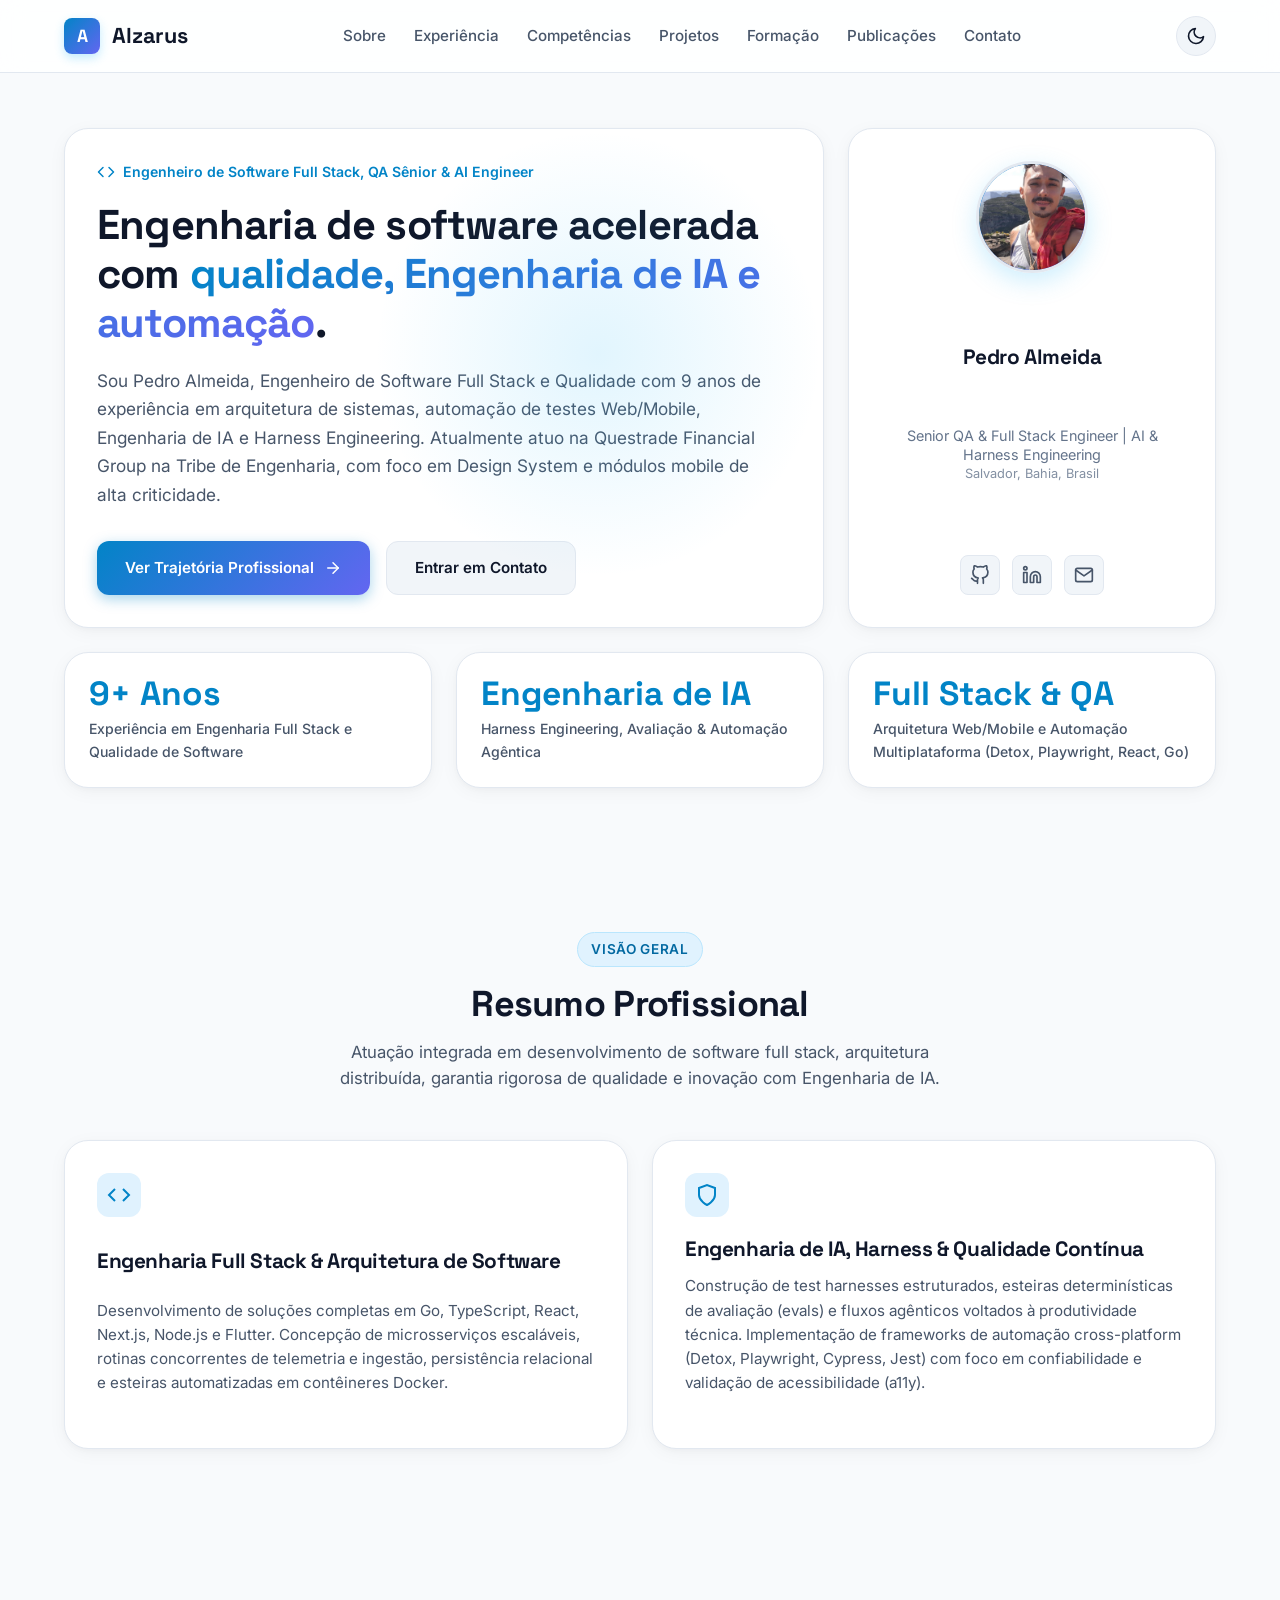
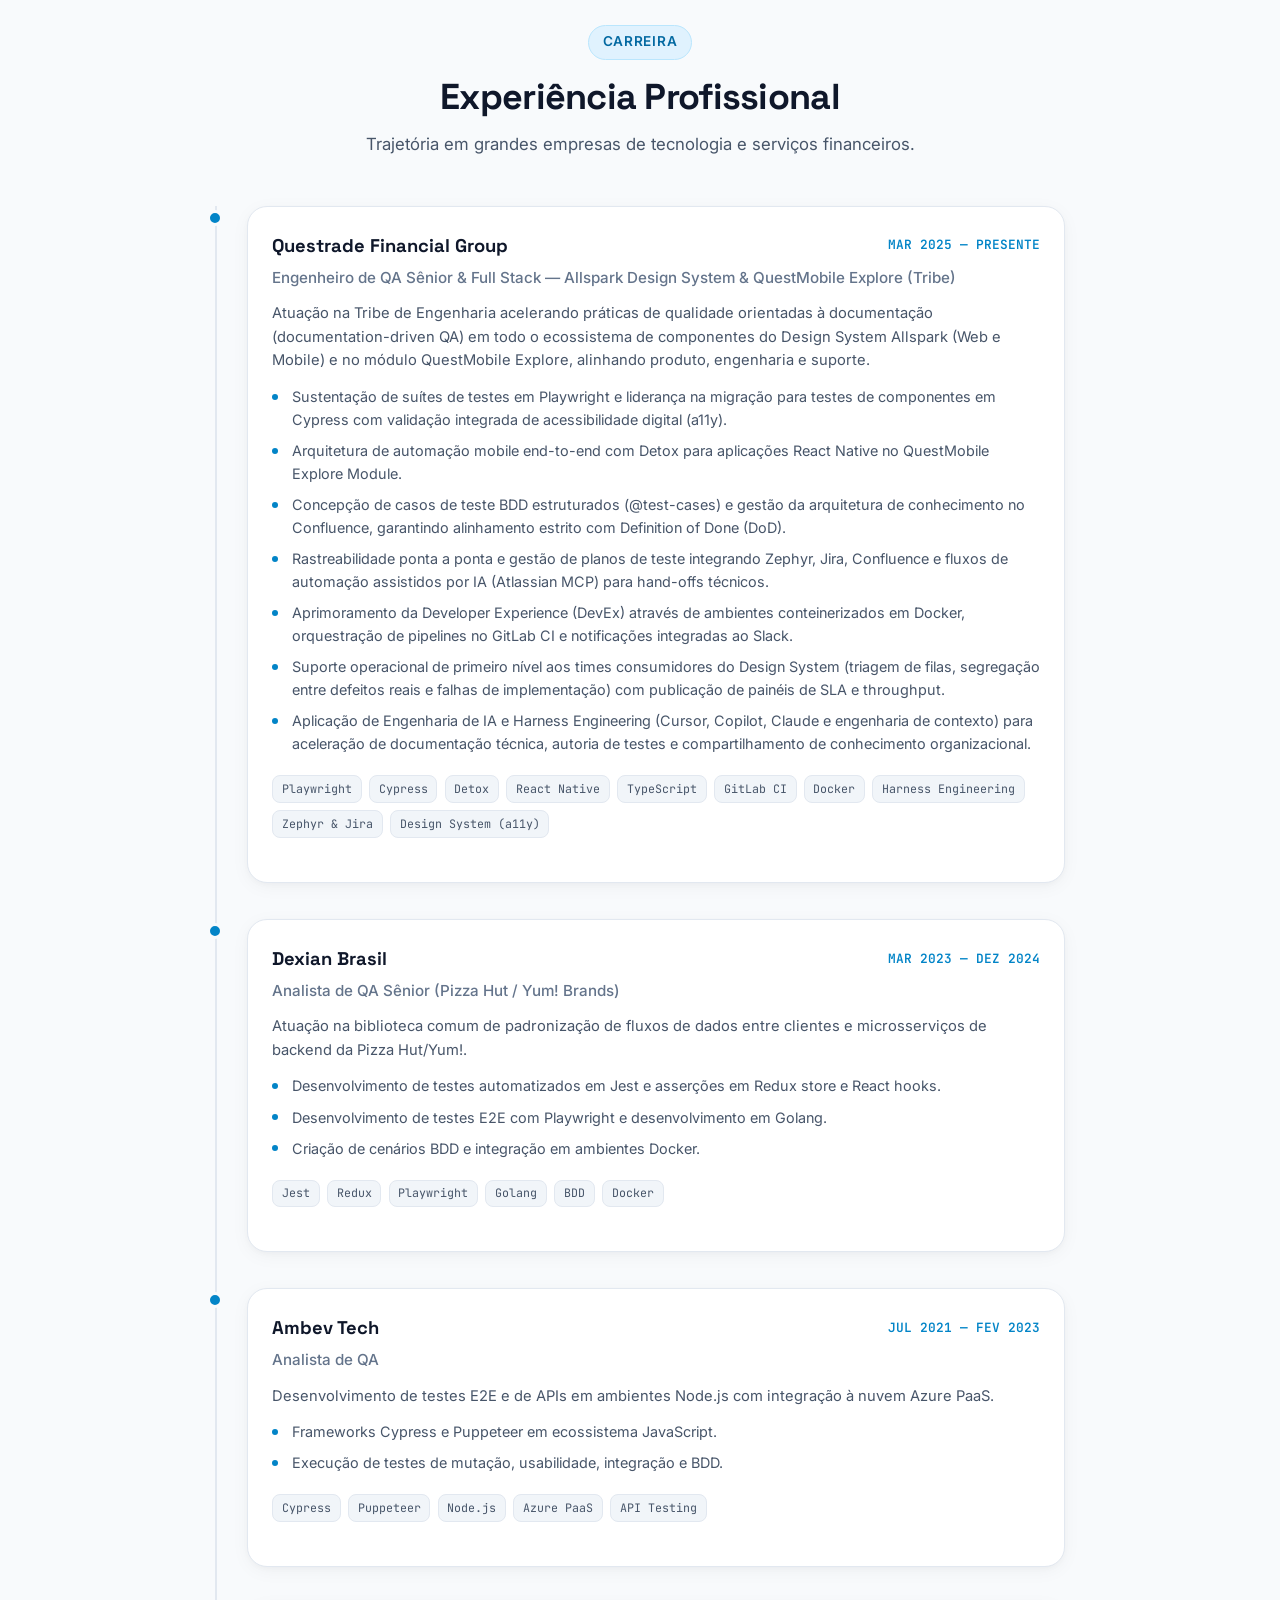
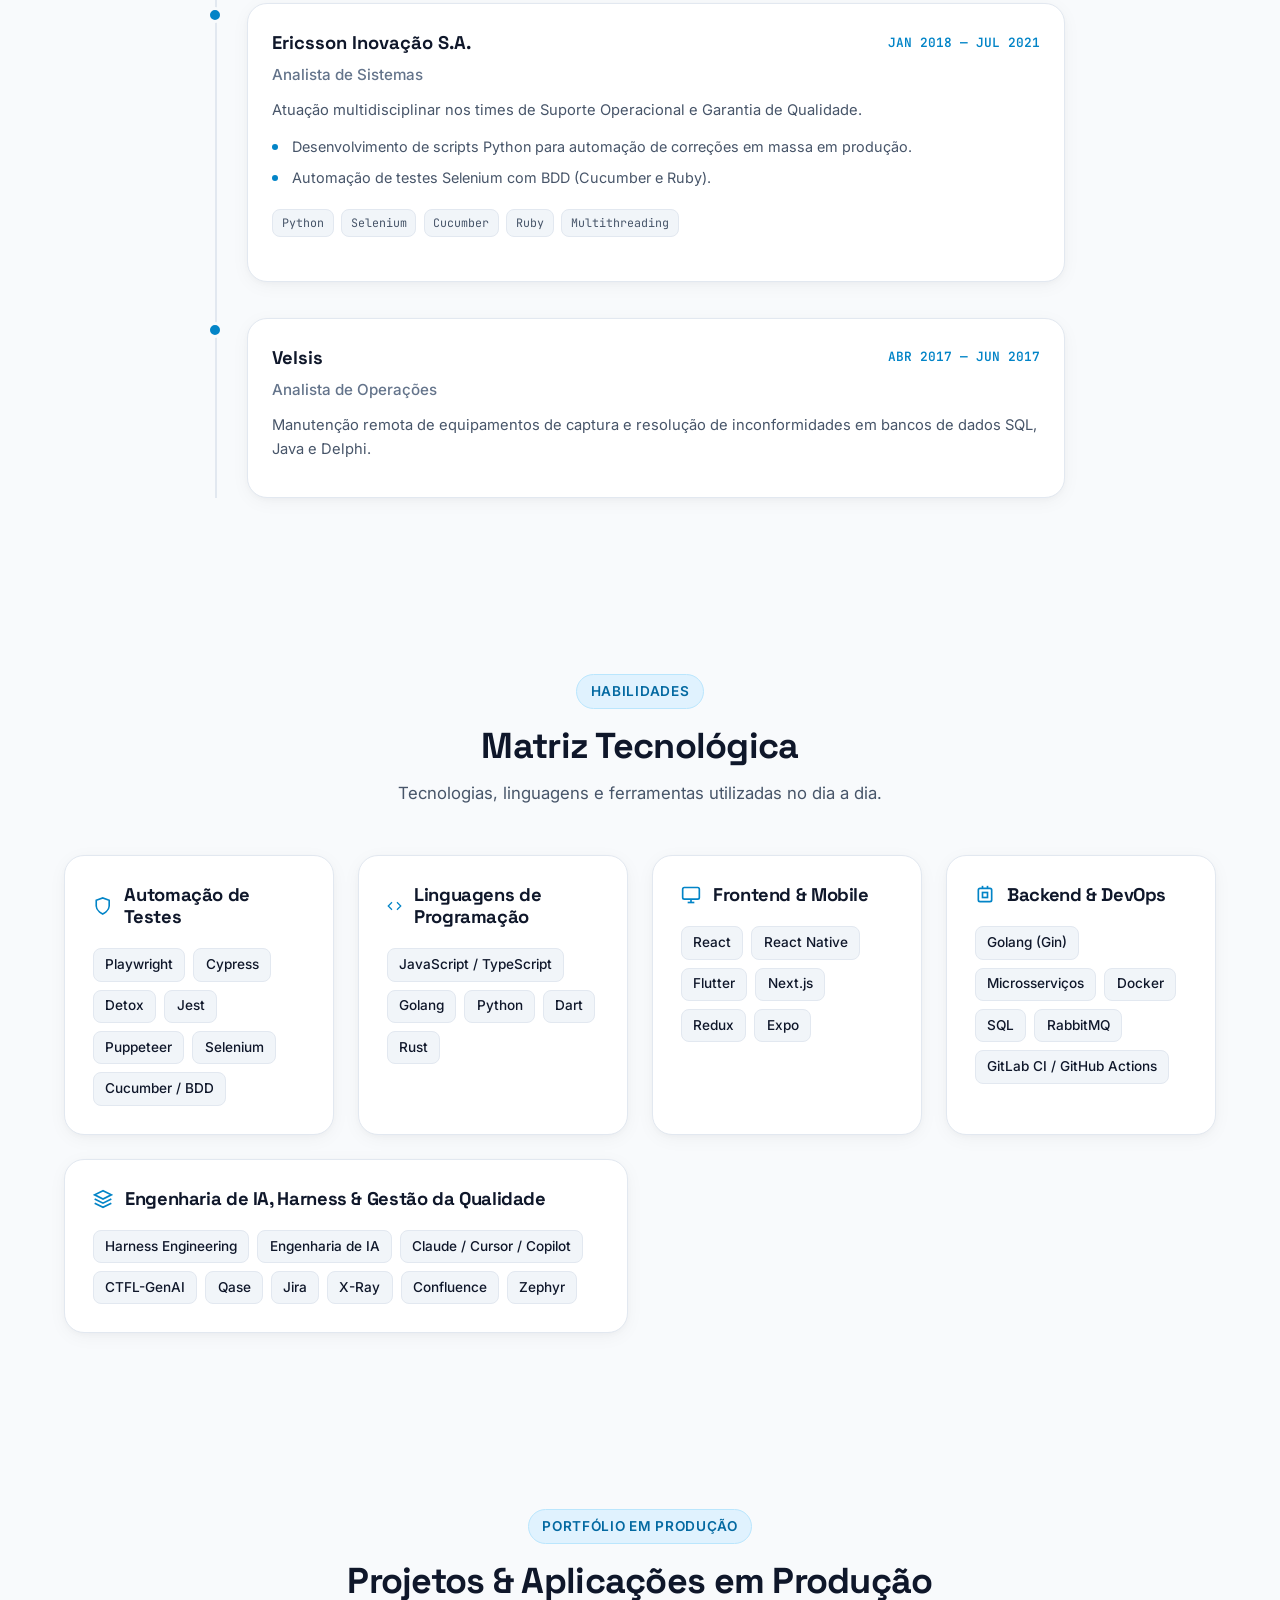
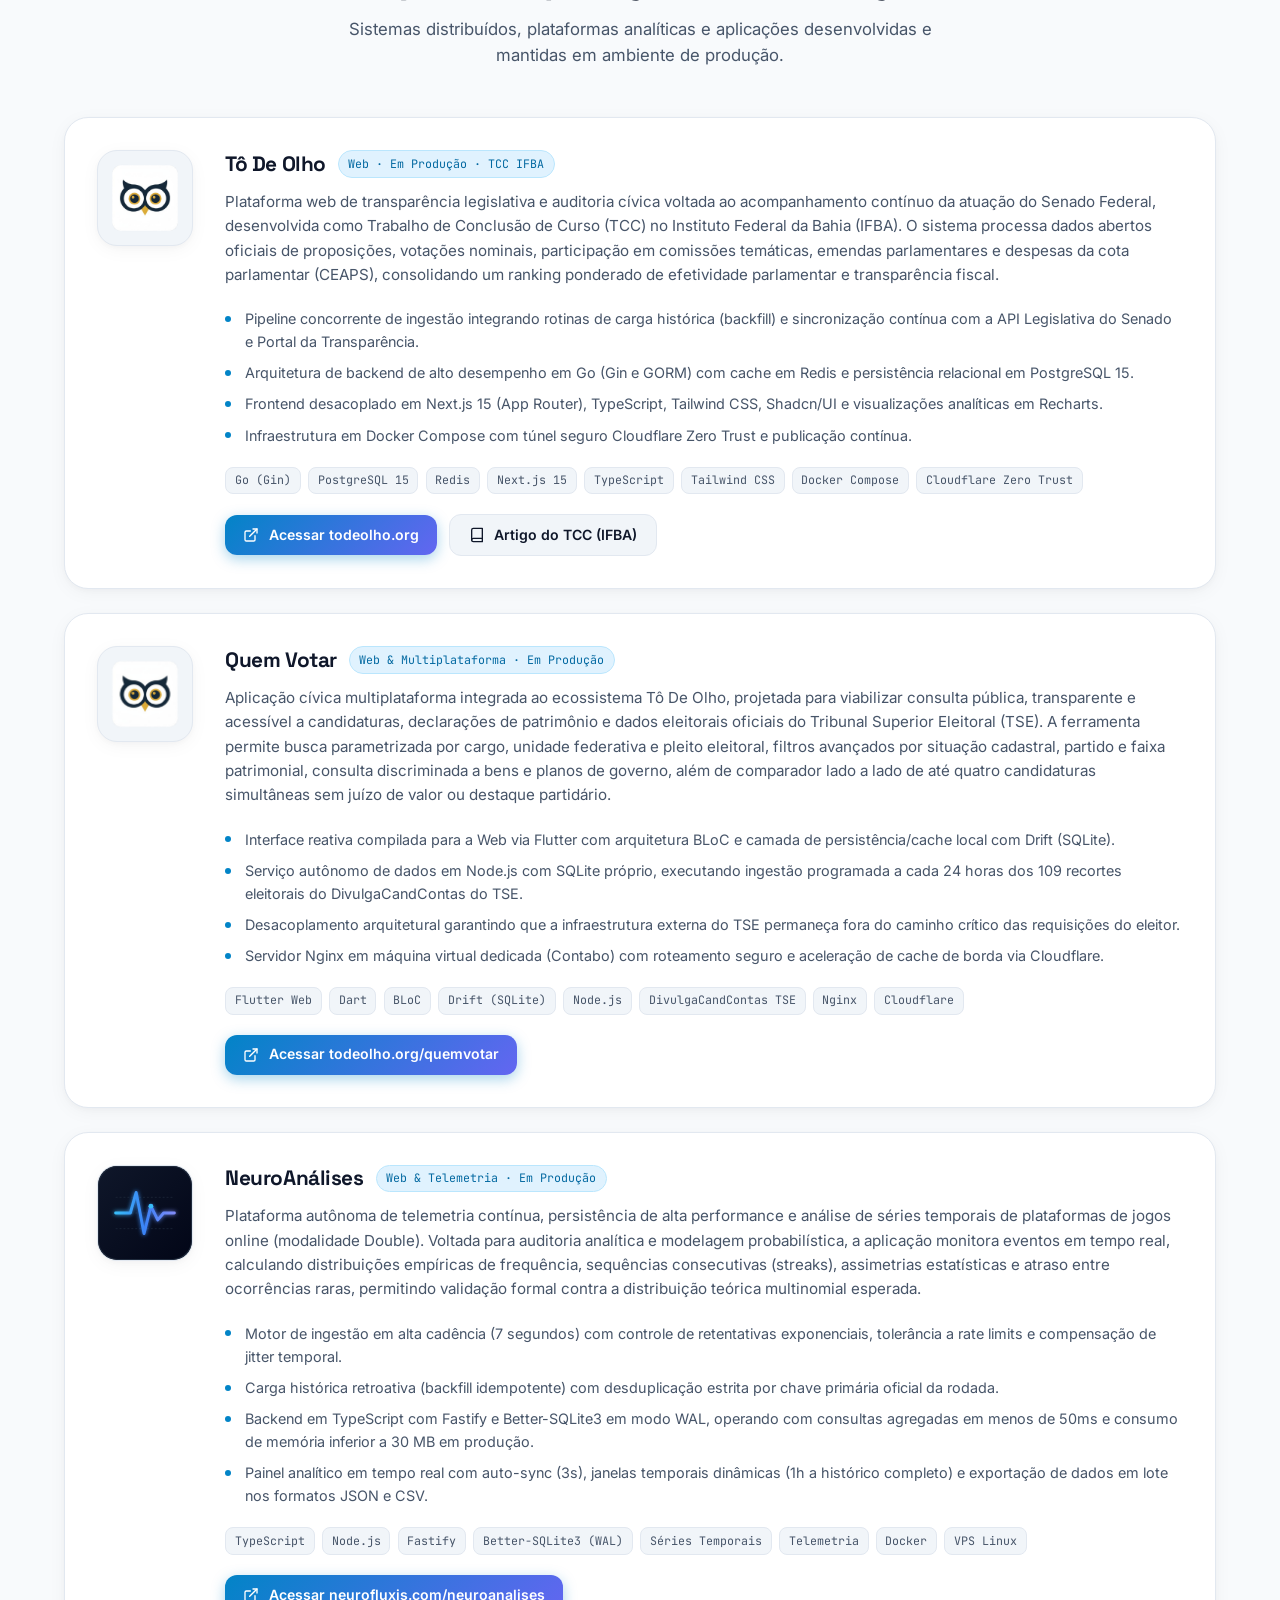
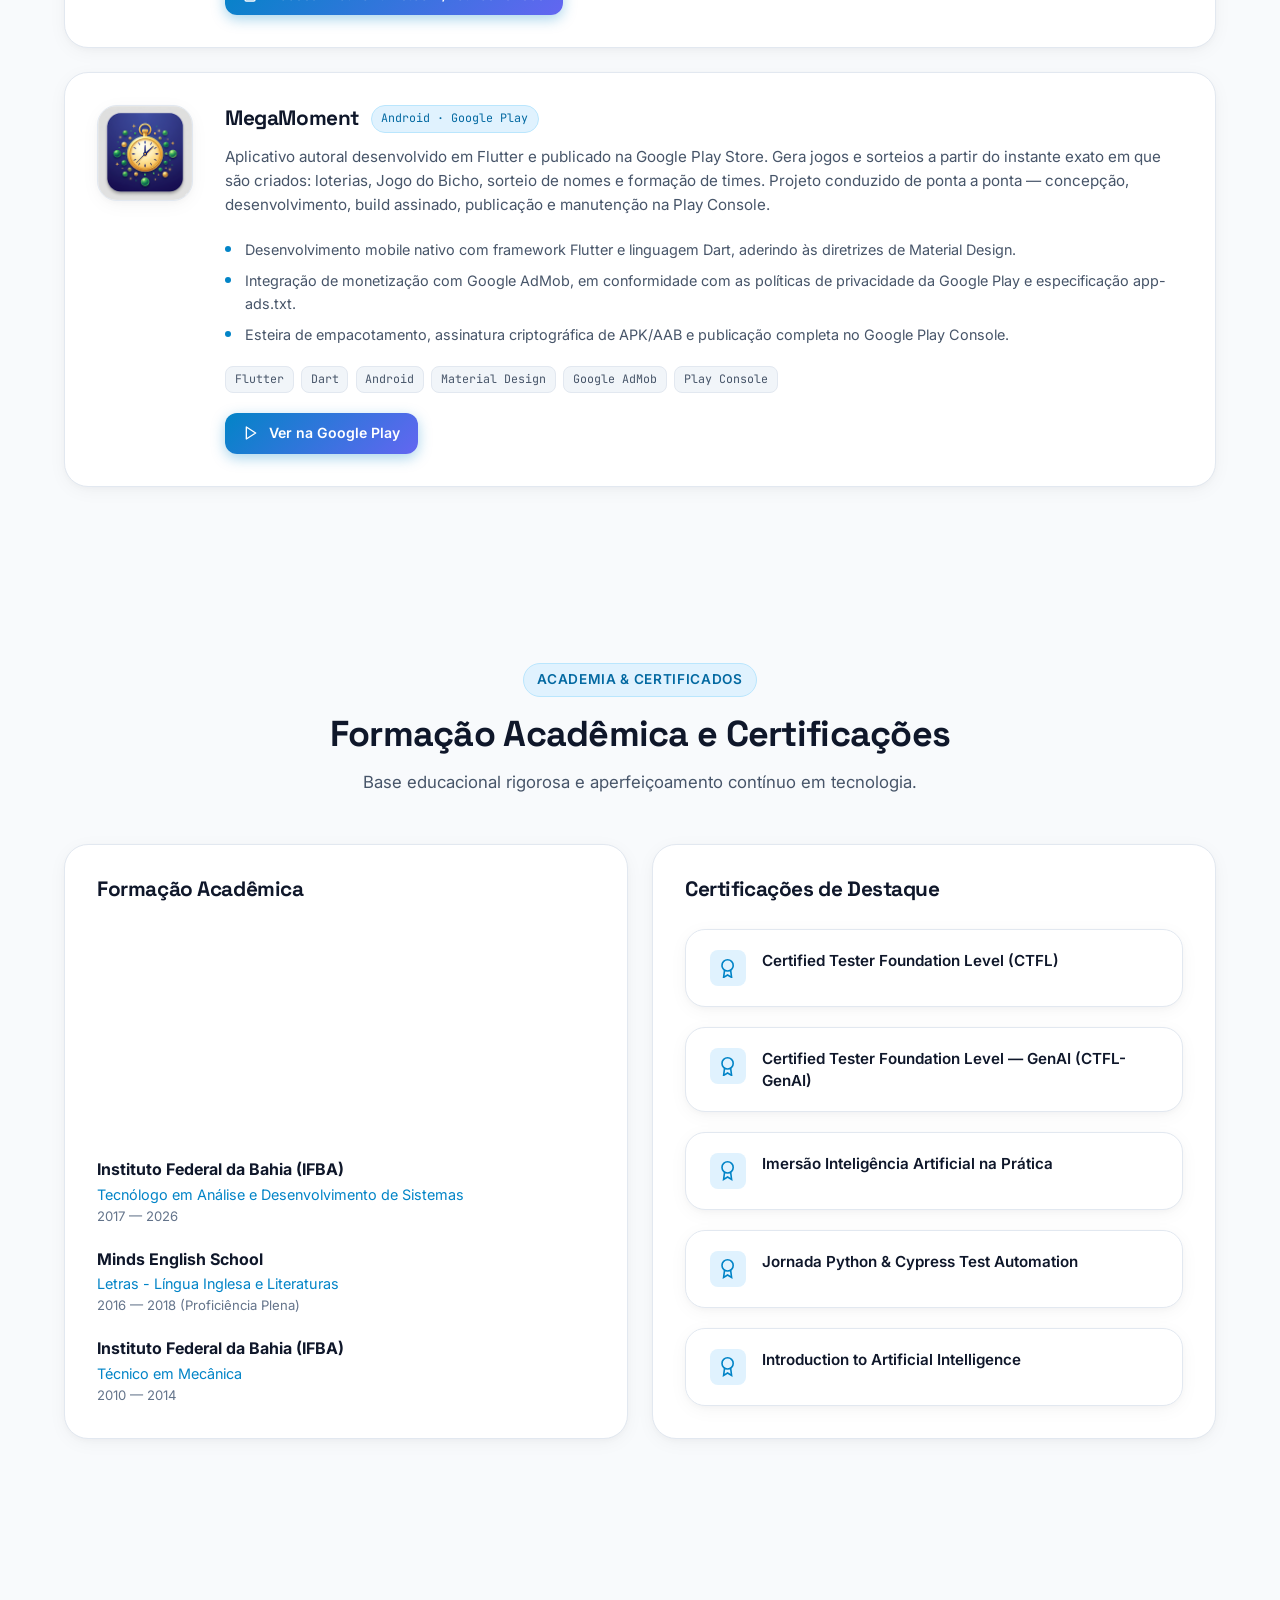
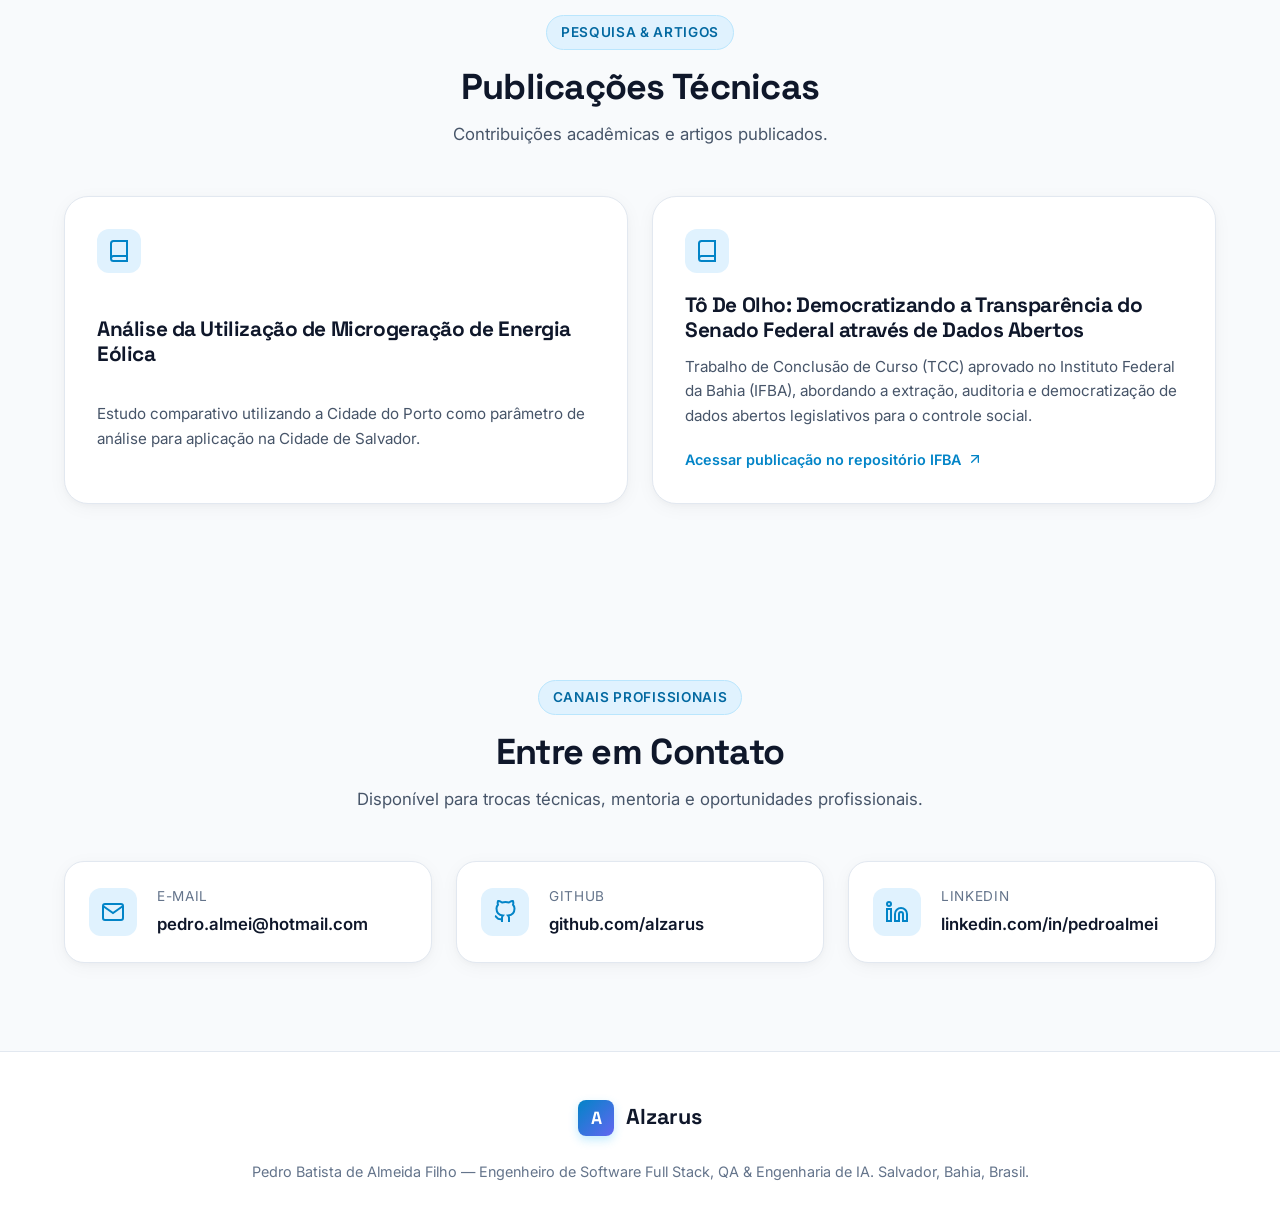
<file: index.html>
<!DOCTYPE html>
<html lang="pt-br">
<head>
    <meta charset="UTF-8" />
    <meta name="viewport" content="width=device-width, initial-scale=1.0" />
    <meta http-equiv="X-UA-Compatible" content="IE=edge" />
    <title>Pedro Almeida (Alzarus) | Engenheiro de Software Full Stack, QA & Engenharia de IA</title>
    <meta name="description" content="Portfólio profissional de Pedro Batista de Almeida Filho (Alzarus). Engenheiro de Software Full Stack e QA Sênior com 9 anos de experiência em automação de testes, Engenharia de IA, Harness Engineering e arquitetura de sistemas." />
    
    <!-- Open Graph Tags -->
    <meta property="og:title" content="Pedro Almeida (Alzarus) - Engenheiro de Software Full Stack, QA & Engenharia de IA" />
    <meta property="og:description" content="Engenheiro de Software Full Stack e QA Sênior com 9 anos de experiência em arquitetura de sistemas, automação Web/Mobile, Engenharia de IA e Harness Engineering." />
    <meta property="og:type" content="website" />
    <meta property="og:url" content="https://alzarus.github.io" />

    <!-- Favicon -->
    <link rel="shortcut icon" type="image/svg+xml" href="resources/images/favicon.svg" />

    <!-- Custom CSS Stylesheet -->
    <link rel="stylesheet" href="resources/css/style.css" />
</head>
<body>

    <!-- Header Navigation with Glassmorphism -->
    <header class="header">
        <div class="container nav-container">
            <a href="#hero" class="brand-logo" aria-label="Alzarus Home">
                <div class="brand-icon">A</div>
                <span>Alzarus</span>
            </a>

            <nav aria-label="Navegação Principal">
                <ul class="nav-links">
                    <li><a href="#sobre" class="nav-link">Sobre</a></li>
                    <li><a href="#experiencia" class="nav-link">Experiência</a></li>
                    <li><a href="#competencias" class="nav-link">Competências</a></li>
                    <li><a href="#projetos" class="nav-link">Projetos</a></li>
                    <li><a href="#formacao" class="nav-link">Formação</a></li>
                    <li><a href="#publicacoes" class="nav-link">Publicações</a></li>
                    <li><a href="#contato" class="nav-link">Contato</a></li>
                </ul>
            </nav>

            <div class="nav-actions">
                <button id="theme-toggle" class="theme-toggle" aria-label="Alternar tema">
                    <!-- Sun Icon (shown in dark mode) -->
                    <svg id="sun-icon" class="theme-icon" viewBox="0 0 24 24" style="display: none;">
                        <circle cx="12" cy="12" r="5"></circle>
                        <line x1="12" y1="1" x2="12" y2="3"></line>
                        <line x1="12" y1="21" x2="12" y2="23"></line>
                        <line x1="4.22" y1="4.22" x2="5.64" y2="5.64"></line>
                        <line x1="18.36" y1="18.36" x2="19.78" y2="19.78"></line>
                        <line x1="1" y1="12" x2="3" y2="12"></line>
                        <line x1="21" y1="12" x2="23" y2="12"></line>
                        <line x1="4.22" y1="19.78" x2="5.64" y2="18.36"></line>
                        <line x1="18.36" y1="5.64" x2="19.78" y2="4.22"></line>
                    </svg>
                    <!-- Moon Icon (shown in light mode) -->
                    <svg id="moon-icon" class="theme-icon" viewBox="0 0 24 24">
                        <path d="M21 12.79A9 9 0 1 1 11.21 3 7 7 0 0 0 21 12.79z"></path>
                    </svg>
                </button>
                <button id="mobile-menu-toggle" class="mobile-menu-toggle" aria-label="Abrir menu de navegação" aria-expanded="false">
                    <svg class="hamburger-icon" viewBox="0 0 24 24" width="22" height="22" stroke="currentColor" stroke-width="2" fill="none" stroke-linecap="round" stroke-linejoin="round">
                        <line x1="3" y1="6" x2="21" y2="6"></line>
                        <line x1="3" y1="12" x2="21" y2="12"></line>
                        <line x1="3" y1="18" x2="21" y2="18"></line>
                    </svg>
                    <svg class="close-icon" viewBox="0 0 24 24" width="22" height="22" stroke="currentColor" stroke-width="2" fill="none" stroke-linecap="round" stroke-linejoin="round" style="display: none;">
                        <line x1="18" y1="6" x2="6" y2="18"></line>
                        <line x1="6" y1="6" x2="18" y2="18"></line>
                    </svg>
                </button>
            </div>
        </div>
    </header>

    <main>
        <!-- Hero Section using Bento Box Layout -->
        <section id="hero" class="hero-section">
            <div class="container">
                <div class="bento-grid">
                    
                    <!-- Bento Card 1: Main Introduction (Span 8) -->
                    <div class="bento-card col-span-8 hero-main-card reveal-on-scroll">
                        <div>
                            <div class="hero-tag">
                                <svg width="18" height="18" viewBox="0 0 24 24" fill="none" stroke="currentColor" stroke-width="2" stroke-linecap="round" stroke-linejoin="round">
                                    <polyline points="16 18 22 12 16 6"></polyline>
                                    <polyline points="8 6 2 12 8 18"></polyline>
                                </svg>
                                Engenheiro de Software Full Stack, QA Sênior & AI Engineer
                            </div>
                            <h1 class="hero-title">
                                Engenharia de software acelerada com <span class="highlight">qualidade, Engenharia de IA e automação</span>.
                            </h1>
                            <p class="hero-description">
                                Sou Pedro Almeida, Engenheiro de Software Full Stack e Qualidade com 9 anos de experiência em arquitetura de sistemas, automação de testes Web/Mobile, Engenharia de IA e Harness Engineering. Atualmente atuo na Questrade Financial Group na Tribe de Engenharia, com foco em Design System e módulos mobile de alta criticidade.
                            </p>
                        </div>
                        <div class="hero-actions">
                            <a href="#experiencia" class="btn btn-primary">
                                Ver Trajetória Profissional
                                <svg width="18" height="18" viewBox="0 0 24 24" fill="none" stroke="currentColor" stroke-width="2" stroke-linecap="round" stroke-linejoin="round">
                                    <line x1="5" y1="12" x2="19" y2="12"></line>
                                    <polyline points="12 5 19 12 12 19"></polyline>
                                </svg>
                            </a>
                            <a href="#contato" class="btn btn-secondary">
                                Entrar em Contato
                            </a>
                        </div>
                    </div>

                    <!-- Bento Card 2: Profile Highlight Card (Span 4) -->
                    <div class="bento-card col-span-4 profile-card reveal-on-scroll">
                        <div class="profile-avatar">
                            <img src="resources/images/profile.jpg" alt="Foto de perfil de Pedro Batista de Almeida Filho" />
                        </div>
                        <h2 class="profile-name">Pedro Almeida</h2>
                        <p class="profile-role">Senior QA & Full Stack Engineer | AI & Harness Engineering<br><span style="font-size:0.8rem; opacity:0.8;">Salvador, Bahia, Brasil</span></p>
                        
                        <div class="social-links">
                            <a href="https://www.github.com/alzarus" target="_blank" rel="noopener noreferrer" class="social-icon-btn" aria-label="Perfil do GitHub">
                                <svg viewBox="0 0 24 24" fill="none" stroke="currentColor" stroke-width="2" stroke-linecap="round" stroke-linejoin="round">
                                    <path d="M9 19c-5 1.5-5-2.5-7-3m14 6v-3.87a3.37 3.37 0 0 0-.94-2.61c3.14-.35 6.44-1.54 6.44-7A5.44 5.44 0 0 0 20 4.77 5.07 5.07 0 0 0 19.91 1S18.73.65 16 2.48a13.38 13.38 0 0 0-7 0C6.27.65 5.09 1 5.09 1A5.07 5.07 0 0 0 5 4.77a5.44 5.44 0 0 0-1.5 3.78c0 5.42 3.3 6.61 6.44 7A3.37 3.37 0 0 0 9 18.13V22"></path>
                                </svg>
                            </a>
                            <a href="https://www.linkedin.com/in/pedroalmei" target="_blank" rel="noopener noreferrer" class="social-icon-btn" aria-label="Perfil do LinkedIn">
                                <svg viewBox="0 0 24 24" fill="none" stroke="currentColor" stroke-width="2" stroke-linecap="round" stroke-linejoin="round">
                                    <path d="M16 8a6 6 0 0 1 6 6v7h-4v-7a2 2 0 0 0-2-2 2 2 0 0 0-2 2v7h-4v-7a6 6 0 0 1 6-6z"></path>
                                    <rect x="2" y="9" width="4" height="12"></rect>
                                    <circle cx="4" cy="4" r="2"></circle>
                                </svg>
                            </a>
                            <a href="mailto:pedro.almei@hotmail.com" class="social-icon-btn" aria-label="Enviar E-mail">
                                <svg viewBox="0 0 24 24" fill="none" stroke="currentColor" stroke-width="2" stroke-linecap="round" stroke-linejoin="round">
                                    <path d="M4 4h16c1.1 0 2 .9 2 2v12c0 1.1-.9 2-2 2H4c-1.1 0-2-.9-2-2V6c0-1.1.9-2 2-2z"></path>
                                    <polyline points="22,6 12,13 2,6"></polyline>
                                </svg>
                            </a>
                        </div>
                    </div>

                    <!-- Bento Card 3: Metrics / Key Achievements (Span 4) -->
                    <div class="bento-card col-span-4 stat-card reveal-on-scroll">
                        <div class="stat-number">9+ Anos</div>
                        <div class="stat-label">Experiência em Engenharia Full Stack e Qualidade de Software</div>
                    </div>

                    <!-- Bento Card 4: Metrics (Span 4) -->
                    <div class="bento-card col-span-4 stat-card reveal-on-scroll">
                        <div class="stat-number">Engenharia de IA</div>
                        <div class="stat-label">Harness Engineering, Avaliação & Automação Agêntica</div>
                    </div>

                    <!-- Bento Card 5: Metrics (Span 4) -->
                    <div class="bento-card col-span-4 stat-card reveal-on-scroll">
                        <div class="stat-number">Full Stack & QA</div>
                        <div class="stat-label">Arquitetura Web/Mobile e Automação Multiplataforma (Detox, Playwright, React, Go)</div>
                    </div>

                </div>
            </div>
        </section>

        <!-- About Section -->
        <section id="sobre" class="section">
            <div class="container">
                <div class="section-header reveal-on-scroll">
                    <span class="section-badge">Visão Geral</span>
                    <h2 class="section-title">Resumo Profissional</h2>
                    <p class="section-subtitle">Atuação integrada em desenvolvimento de software full stack, arquitetura distribuída, garantia rigorosa de qualidade e inovação com Engenharia de IA.</p>
                </div>

                <div class="bento-grid">
                    <div class="bento-card col-span-6 reveal-on-scroll">
                        <div class="card-header-icon">
                            <svg viewBox="0 0 24 24" fill="none" stroke="currentColor" stroke-width="2">
                                <polyline points="16 18 22 12 16 6"></polyline>
                                <polyline points="8 6 2 12 8 18"></polyline>
                            </svg>
                        </div>
                        <h3 class="card-title">Engenharia Full Stack & Arquitetura de Software</h3>
                        <p class="card-text">
                            Desenvolvimento de soluções completas em Go, TypeScript, React, Next.js, Node.js e Flutter. Concepção de microsserviços escaláveis, rotinas concorrentes de telemetria e ingestão, persistência relacional e esteiras automatizadas em contêineres Docker.
                        </p>
                    </div>

                    <div class="bento-card col-span-6 reveal-on-scroll">
                        <div class="card-header-icon">
                            <svg viewBox="0 0 24 24" fill="none" stroke="currentColor" stroke-width="2">
                                <path d="M12 22s8-4 8-10V5l-8-3-8 3v7c0 6 8 10 8 10z"></path>
                            </svg>
                        </div>
                        <h3 class="card-title">Engenharia de IA, Harness & Qualidade Contínua</h3>
                        <p class="card-text">
                            Construção de test harnesses estruturados, esteiras determinísticas de avaliação (evals) e fluxos agênticos voltados à produtividade técnica. Implementação de frameworks de automação cross-platform (Detox, Playwright, Cypress, Jest) com foco em confiabilidade e validação de acessibilidade (a11y).
                        </p>
                    </div>
                </div>
            </div>
        </section>

        <!-- Experience Section -->
        <section id="experiencia" class="section">
            <div class="container">
                <div class="section-header reveal-on-scroll">
                    <span class="section-badge">Carreira</span>
                    <h2 class="section-title">Experiência Profissional</h2>
                    <p class="section-subtitle">Trajetória em grandes empresas de tecnologia e serviços financeiros.</p>
                </div>

                <div class="timeline reveal-on-scroll">
                    
                    <!-- Questrade -->
                    <div class="timeline-item">
                        <div class="timeline-dot"></div>
                        <div class="timeline-card">
                            <div class="timeline-header-meta">
                                <span class="timeline-company">Questrade Financial Group</span>
                                <span class="timeline-date">MAR 2025 — PRESENTE</span>
                            </div>
                            <div class="timeline-role">Engenheiro de QA Sênior & Full Stack — Allspark Design System & QuestMobile Explore (Tribe)</div>
                            <p class="timeline-text">
                                Atuação na Tribe de Engenharia acelerando práticas de qualidade orientadas à documentação (documentation-driven QA) em todo o ecossistema de componentes do Design System Allspark (Web e Mobile) e no módulo QuestMobile Explore, alinhando produto, engenharia e suporte.
                            </p>
                            <ul class="highlight-bullets">
                                <li class="highlight-bullet-item">Sustentação de suítes de testes em Playwright e liderança na migração para testes de componentes em Cypress com validação integrada de acessibilidade digital (a11y).</li>
                                <li class="highlight-bullet-item">Arquitetura de automação mobile end-to-end com Detox para aplicações React Native no QuestMobile Explore Module.</li>
                                <li class="highlight-bullet-item">Concepção de casos de teste BDD estruturados (@test-cases) e gestão da arquitetura de conhecimento no Confluence, garantindo alinhamento estrito com Definition of Done (DoD).</li>
                                <li class="highlight-bullet-item">Rastreabilidade ponta a ponta e gestão de planos de teste integrando Zephyr, Jira, Confluence e fluxos de automação assistidos por IA (Atlassian MCP) para hand-offs técnicos.</li>
                                <li class="highlight-bullet-item">Aprimoramento da Developer Experience (DevEx) através de ambientes conteinerizados em Docker, orquestração de pipelines no GitLab CI e notificações integradas ao Slack.</li>
                                <li class="highlight-bullet-item">Suporte operacional de primeiro nível aos times consumidores do Design System (triagem de filas, segregação entre defeitos reais e falhas de implementação) com publicação de painéis de SLA e throughput.</li>
                                <li class="highlight-bullet-item">Aplicação de Engenharia de IA e Harness Engineering (Cursor, Copilot, Claude e engenharia de contexto) para aceleração de documentação técnica, autoria de testes e compartilhamento de conhecimento organizacional.</li>
                            </ul>
                            <div class="tech-tags">
                                <span class="tech-tag">Playwright</span>
                                <span class="tech-tag">Cypress</span>
                                <span class="tech-tag">Detox</span>
                                <span class="tech-tag">React Native</span>
                                <span class="tech-tag">TypeScript</span>
                                <span class="tech-tag">GitLab CI</span>
                                <span class="tech-tag">Docker</span>
                                <span class="tech-tag">Harness Engineering</span>
                                <span class="tech-tag">Zephyr & Jira</span>
                                <span class="tech-tag">Design System (a11y)</span>
                            </div>
                        </div>
                    </div>

                    <!-- Dexian Brasil -->
                    <div class="timeline-item">
                        <div class="timeline-dot"></div>
                        <div class="timeline-card">
                            <div class="timeline-header-meta">
                                <span class="timeline-company">Dexian Brasil</span>
                                <span class="timeline-date">MAR 2023 — DEZ 2024</span>
                            </div>
                            <div class="timeline-role">Analista de QA Sênior (Pizza Hut / Yum! Brands)</div>
                            <p class="timeline-text">
                                Atuação na biblioteca comum de padronização de fluxos de dados entre clientes e microsserviços de backend da Pizza Hut/Yum!.
                            </p>
                            <ul class="highlight-bullets">
                                <li class="highlight-bullet-item">Desenvolvimento de testes automatizados em Jest e asserções em Redux store e React hooks.</li>
                                <li class="highlight-bullet-item">Desenvolvimento de testes E2E com Playwright e desenvolvimento em Golang.</li>
                                <li class="highlight-bullet-item">Criação de cenários BDD e integração em ambientes Docker.</li>
                            </ul>
                            <div class="tech-tags">
                                <span class="tech-tag">Jest</span>
                                <span class="tech-tag">Redux</span>
                                <span class="tech-tag">Playwright</span>
                                <span class="tech-tag">Golang</span>
                                <span class="tech-tag">BDD</span>
                                <span class="tech-tag">Docker</span>
                            </div>
                        </div>
                    </div>

                    <!-- Ambev Tech -->
                    <div class="timeline-item">
                        <div class="timeline-dot"></div>
                        <div class="timeline-card">
                            <div class="timeline-header-meta">
                                <span class="timeline-company">Ambev Tech</span>
                                <span class="timeline-date">JUL 2021 — FEV 2023</span>
                            </div>
                            <div class="timeline-role">Analista de QA</div>
                            <p class="timeline-text">
                                Desenvolvimento de testes E2E e de APIs em ambientes Node.js com integração à nuvem Azure PaaS.
                            </p>
                            <ul class="highlight-bullets">
                                <li class="highlight-bullet-item">Frameworks Cypress e Puppeteer em ecossistema JavaScript.</li>
                                <li class="highlight-bullet-item">Execução de testes de mutação, usabilidade, integração e BDD.</li>
                            </ul>
                            <div class="tech-tags">
                                <span class="tech-tag">Cypress</span>
                                <span class="tech-tag">Puppeteer</span>
                                <span class="tech-tag">Node.js</span>
                                <span class="tech-tag">Azure PaaS</span>
                                <span class="tech-tag">API Testing</span>
                            </div>
                        </div>
                    </div>

                    <!-- Ericsson -->
                    <div class="timeline-item">
                        <div class="timeline-dot"></div>
                        <div class="timeline-card">
                            <div class="timeline-header-meta">
                                <span class="timeline-company">Ericsson Inovação S.A.</span>
                                <span class="timeline-date">JAN 2018 — JUL 2021</span>
                            </div>
                            <div class="timeline-role">Analista de Sistemas</div>
                            <p class="timeline-text">
                                Atuação multidisciplinar nos times de Suporte Operacional e Garantia de Qualidade.
                            </p>
                            <ul class="highlight-bullets">
                                <li class="highlight-bullet-item">Desenvolvimento de scripts Python para automação de correções em massa em produção.</li>
                                <li class="highlight-bullet-item">Automação de testes Selenium com BDD (Cucumber e Ruby).</li>
                            </ul>
                            <div class="tech-tags">
                                <span class="tech-tag">Python</span>
                                <span class="tech-tag">Selenium</span>
                                <span class="tech-tag">Cucumber</span>
                                <span class="tech-tag">Ruby</span>
                                <span class="tech-tag">Multithreading</span>
                            </div>
                        </div>
                    </div>

                    <!-- Velsis -->
                    <div class="timeline-item">
                        <div class="timeline-dot"></div>
                        <div class="timeline-card">
                            <div class="timeline-header-meta">
                                <span class="timeline-company">Velsis</span>
                                <span class="timeline-date">ABR 2017 — JUN 2017</span>
                            </div>
                            <div class="timeline-role">Analista de Operações</div>
                            <p class="timeline-text">
                                Manutenção remota de equipamentos de captura e resolução de inconformidades em bancos de dados SQL, Java e Delphi.
                            </p>
                        </div>
                    </div>

                </div>
            </div>
        </section>

        <!-- Technical Competencies Section -->
        <section id="competencias" class="section">
            <div class="container">
                <div class="section-header reveal-on-scroll">
                    <span class="section-badge">Habilidades</span>
                    <h2 class="section-title">Matriz Tecnológica</h2>
                    <p class="section-subtitle">Tecnologias, linguagens e ferramentas utilizadas no dia a dia.</p>
                </div>

                <div class="skills-grid reveal-on-scroll">
                    
                    <div class="skill-category-card">
                        <h3 class="skill-category-title">
                            <svg width="20" height="20" viewBox="0 0 24 24" fill="none" stroke="var(--accent-primary)" stroke-width="2">
                                <path d="M12 22s8-4 8-10V5l-8-3-8 3v7c0 6 8 10 8 10z"></path>
                            </svg>
                            Automação de Testes
                        </h3>
                        <div class="skill-chips">
                            <span class="skill-chip">Playwright</span>
                            <span class="skill-chip">Cypress</span>
                            <span class="skill-chip">Detox</span>
                            <span class="skill-chip">Jest</span>
                            <span class="skill-chip">Puppeteer</span>
                            <span class="skill-chip">Selenium</span>
                            <span class="skill-chip">Cucumber / BDD</span>
                        </div>
                    </div>

                    <div class="skill-category-card">
                        <h3 class="skill-category-title">
                            <svg width="20" height="20" viewBox="0 0 24 24" fill="none" stroke="var(--accent-primary)" stroke-width="2">
                                <polyline points="16 18 22 12 16 6"></polyline>
                                <polyline points="8 6 2 12 8 18"></polyline>
                            </svg>
                            Linguagens de Programação
                        </h3>
                        <div class="skill-chips">
                            <span class="skill-chip">JavaScript / TypeScript</span>
                            <span class="skill-chip">Golang</span>
                            <span class="skill-chip">Python</span>
                            <span class="skill-chip">Dart</span>
                            <span class="skill-chip">Rust</span>
                        </div>
                    </div>

                    <div class="skill-category-card">
                        <h3 class="skill-category-title">
                            <svg width="20" height="20" viewBox="0 0 24 24" fill="none" stroke="var(--accent-primary)" stroke-width="2">
                                <rect x="2" y="3" width="20" height="14" rx="2" ry="2"></rect>
                                <line x1="8" y1="21" x2="16" y2="21"></line>
                                <line x1="12" y1="17" x2="12" y2="21"></line>
                            </svg>
                            Frontend & Mobile
                        </h3>
                        <div class="skill-chips">
                            <span class="skill-chip">React</span>
                            <span class="skill-chip">React Native</span>
                            <span class="skill-chip">Flutter</span>
                            <span class="skill-chip">Next.js</span>
                            <span class="skill-chip">Redux</span>
                            <span class="skill-chip">Expo</span>
                        </div>
                    </div>

                    <div class="skill-category-card">
                        <h3 class="skill-category-title">
                            <svg width="20" height="20" viewBox="0 0 24 24" fill="none" stroke="var(--accent-primary)" stroke-width="2">
                                <rect x="4" y="4" width="16" height="16" rx="2" ry="2"></rect>
                                <rect x="9" y="9" width="6" height="6"></rect>
                                <line x1="9" y1="1" x2="9" y2="4"></line>
                                <line x1="15" y1="1" x2="15" y2="4"></line>
                            </svg>
                            Backend & DevOps
                        </h3>
                        <div class="skill-chips">
                            <span class="skill-chip">Golang (Gin)</span>
                            <span class="skill-chip">Microsserviços</span>
                            <span class="skill-chip">Docker</span>
                            <span class="skill-chip">SQL</span>
                            <span class="skill-chip">RabbitMQ</span>
                            <span class="skill-chip">GitLab CI / GitHub Actions</span>
                        </div>
                    </div>

                    <div class="skill-category-card skill-category-card-wide">
                        <h3 class="skill-category-title">
                            <svg width="20" height="20" viewBox="0 0 24 24" fill="none" stroke="var(--accent-primary)" stroke-width="2">
                                <polygon points="12 2 2 7 12 12 22 7 12 2"></polygon>
                                <polyline points="2 17 12 22 22 17"></polyline>
                                <polyline points="2 12 12 17 22 12"></polyline>
                            </svg>
                            Engenharia de IA, Harness & Gestão da Qualidade
                        </h3>
                        <div class="skill-chips">
                            <span class="skill-chip">Harness Engineering</span>
                            <span class="skill-chip">Engenharia de IA</span>
                            <span class="skill-chip">Claude / Cursor / Copilot</span>
                            <span class="skill-chip">CTFL-GenAI</span>
                            <span class="skill-chip">Qase</span>
                            <span class="skill-chip">Jira</span>
                            <span class="skill-chip">X-Ray</span>
                            <span class="skill-chip">Confluence</span>
                            <span class="skill-chip">Zephyr</span>
                        </div>
                    </div>

                </div>
            </div>
        </section>

        <!-- Projects & Products Section -->
        <section id="projetos" class="section">
            <span id="produtos" style="display:block; position:relative; top:-5rem; visibility:hidden;"></span>
            <div class="container">
                <div class="section-header reveal-on-scroll">
                    <span class="section-badge">Portfólio em Produção</span>
                    <h2 class="section-title">Projetos & Aplicações em Produção</h2>
                    <p class="section-subtitle">Sistemas distribuídos, plataformas analíticas e aplicações desenvolvidas e mantidas em ambiente de produção.</p>
                </div>

                <div class="bento-grid">

                    <!-- Projeto 1: Tô De Olho -->
                    <div class="bento-card col-span-12 app-card reveal-on-scroll">
                        <div class="app-card-icon">
                            <img src="resources/images/todeolho-icon.png" alt="Logotipo da plataforma Tô De Olho" width="96" height="96" loading="lazy" />
                        </div>

                        <div class="app-card-body">
                            <div class="app-card-heading">
                                <h3 class="card-title">Tô De Olho</h3>
                                <span class="app-card-store">Web · Em Produção · TCC IFBA</span>
                            </div>
                            <p class="card-text">
                                Plataforma web de transparência legislativa e auditoria cívica voltada ao acompanhamento contínuo da atuação do Senado Federal, desenvolvida como Trabalho de Conclusão de Curso (TCC) no Instituto Federal da Bahia (IFBA). O sistema processa dados abertos oficiais de proposições, votações nominais, participação em comissões temáticas, emendas parlamentares e despesas da cota parlamentar (CEAPS), consolidando um ranking ponderado de efetividade parlamentar e transparência fiscal.
                            </p>
                            <ul class="highlight-bullets">
                                <li class="highlight-bullet-item">Pipeline concorrente de ingestão integrando rotinas de carga histórica (backfill) e sincronização contínua com a API Legislativa do Senado e Portal da Transparência.</li>
                                <li class="highlight-bullet-item">Arquitetura de backend de alto desempenho em Go (Gin e GORM) com cache em Redis e persistência relacional em PostgreSQL 15.</li>
                                <li class="highlight-bullet-item">Frontend desacoplado em Next.js 15 (App Router), TypeScript, Tailwind CSS, Shadcn/UI e visualizações analíticas em Recharts.</li>
                                <li class="highlight-bullet-item">Infraestrutura em Docker Compose com túnel seguro Cloudflare Zero Trust e publicação contínua.</li>
                            </ul>
                            <div class="tech-tags">
                                <span class="tech-tag">Go (Gin)</span>
                                <span class="tech-tag">PostgreSQL 15</span>
                                <span class="tech-tag">Redis</span>
                                <span class="tech-tag">Next.js 15</span>
                                <span class="tech-tag">TypeScript</span>
                                <span class="tech-tag">Tailwind CSS</span>
                                <span class="tech-tag">Docker Compose</span>
                                <span class="tech-tag">Cloudflare Zero Trust</span>
                            </div>
                            <div class="app-card-actions">
                                <a href="https://todeolho.org" target="_blank" rel="noopener noreferrer" class="btn btn-primary btn-sm">
                                    <svg width="16" height="16" viewBox="0 0 24 24" fill="none" stroke="currentColor" stroke-width="2" stroke-linecap="round" stroke-linejoin="round">
                                        <path d="M18 13v6a2 2 0 0 1-2 2H5a2 2 0 0 1-2-2V8a2 2 0 0 1 2-2h6"></path>
                                        <polyline points="15 3 21 3 21 9"></polyline>
                                        <line x1="10" y1="14" x2="21" y2="3"></line>
                                    </svg>
                                    Acessar todeolho.org
                                </a>
                                <a href="https://ads.ifba.edu.br/item1259" target="_blank" rel="noopener noreferrer" class="btn btn-secondary btn-sm">
                                    <svg width="16" height="16" viewBox="0 0 24 24" fill="none" stroke="currentColor" stroke-width="2" stroke-linecap="round" stroke-linejoin="round">
                                        <path d="M4 19.5A2.5 2.5 0 0 1 6.5 17H20"></path>
                                        <path d="M6.5 2H20v20H6.5A2.5 2.5 0 0 1 4 19.5v-15A2.5 2.5 0 0 1 6.5 2z"></path>
                                    </svg>
                                    Artigo do TCC (IFBA)
                                </a>
                            </div>
                        </div>
                    </div>

                    <!-- Projeto 2: Quem Votar -->
                    <div class="bento-card col-span-12 app-card reveal-on-scroll">
                        <div class="app-card-icon">
                            <img src="resources/images/quemvotar-icon.png" alt="Logotipo da aplicação Quem Votar" width="96" height="96" loading="lazy" />
                        </div>

                        <div class="app-card-body">
                            <div class="app-card-heading">
                                <h3 class="card-title">Quem Votar</h3>
                                <span class="app-card-store">Web & Multiplataforma · Em Produção</span>
                            </div>
                            <p class="card-text">
                                Aplicação cívica multiplataforma integrada ao ecossistema Tô De Olho, projetada para viabilizar consulta pública, transparente e acessível a candidaturas, declarações de patrimônio e dados eleitorais oficiais do Tribunal Superior Eleitoral (TSE). A ferramenta permite busca parametrizada por cargo, unidade federativa e pleito eleitoral, filtros avançados por situação cadastral, partido e faixa patrimonial, consulta discriminada a bens e planos de governo, além de comparador lado a lado de até quatro candidaturas simultâneas sem juízo de valor ou destaque partidário.
                            </p>
                            <ul class="highlight-bullets">
                                <li class="highlight-bullet-item">Interface reativa compilada para a Web via Flutter com arquitetura BLoC e camada de persistência/cache local com Drift (SQLite).</li>
                                <li class="highlight-bullet-item">Serviço autônomo de dados em Node.js com SQLite próprio, executando ingestão programada a cada 24 horas dos 109 recortes eleitorais do DivulgaCandContas do TSE.</li>
                                <li class="highlight-bullet-item">Desacoplamento arquitetural garantindo que a infraestrutura externa do TSE permaneça fora do caminho crítico das requisições do eleitor.</li>
                                <li class="highlight-bullet-item">Servidor Nginx em máquina virtual dedicada (Contabo) com roteamento seguro e aceleração de cache de borda via Cloudflare.</li>
                            </ul>
                            <div class="tech-tags">
                                <span class="tech-tag">Flutter Web</span>
                                <span class="tech-tag">Dart</span>
                                <span class="tech-tag">BLoC</span>
                                <span class="tech-tag">Drift (SQLite)</span>
                                <span class="tech-tag">Node.js</span>
                                <span class="tech-tag">DivulgaCandContas TSE</span>
                                <span class="tech-tag">Nginx</span>
                                <span class="tech-tag">Cloudflare</span>
                            </div>
                            <div class="app-card-actions">
                                <a href="https://todeolho.org/quemvotar/" target="_blank" rel="noopener noreferrer" class="btn btn-primary btn-sm">
                                    <svg width="16" height="16" viewBox="0 0 24 24" fill="none" stroke="currentColor" stroke-width="2" stroke-linecap="round" stroke-linejoin="round">
                                        <path d="M18 13v6a2 2 0 0 1-2 2H5a2 2 0 0 1-2-2V8a2 2 0 0 1 2-2h6"></path>
                                        <polyline points="15 3 21 3 21 9"></polyline>
                                        <line x1="10" y1="14" x2="21" y2="3"></line>
                                    </svg>
                                    Acessar todeolho.org/quemvotar
                                </a>
                            </div>
                        </div>
                    </div>

                    <!-- Projeto 3: NeuroAnálises -->
                    <div class="bento-card col-span-12 app-card reveal-on-scroll">
                        <div class="app-card-icon">
                            <img src="resources/images/neuroanalises-icon.svg" alt="Logotipo da plataforma NeuroAnálises" width="96" height="96" loading="lazy" />
                        </div>

                        <div class="app-card-body">
                            <div class="app-card-heading">
                                <h3 class="card-title">NeuroAnálises</h3>
                                <span class="app-card-store">Web & Telemetria · Em Produção</span>
                            </div>
                            <p class="card-text">
                                Plataforma autônoma de telemetria contínua, persistência de alta performance e análise de séries temporais de plataformas de jogos online (modalidade Double). Voltada para auditoria analítica e modelagem probabilística, a aplicação monitora eventos em tempo real, calculando distribuições empíricas de frequência, sequências consecutivas (streaks), assimetrias estatísticas e atraso entre ocorrências raras, permitindo validação formal contra a distribuição teórica multinomial esperada.
                            </p>
                            <ul class="highlight-bullets">
                                <li class="highlight-bullet-item">Motor de ingestão em alta cadência (7 segundos) com controle de retentativas exponenciais, tolerância a rate limits e compensação de jitter temporal.</li>
                                <li class="highlight-bullet-item">Carga histórica retroativa (backfill idempotente) com desduplicação estrita por chave primária oficial da rodada.</li>
                                <li class="highlight-bullet-item">Backend em TypeScript com Fastify e Better-SQLite3 em modo WAL, operando com consultas agregadas em menos de 50ms e consumo de memória inferior a 30 MB em produção.</li>
                                <li class="highlight-bullet-item">Painel analítico em tempo real com auto-sync (3s), janelas temporais dinâmicas (1h a histórico completo) e exportação de dados em lote nos formatos JSON e CSV.</li>
                            </ul>
                            <div class="tech-tags">
                                <span class="tech-tag">TypeScript</span>
                                <span class="tech-tag">Node.js</span>
                                <span class="tech-tag">Fastify</span>
                                <span class="tech-tag">Better-SQLite3 (WAL)</span>
                                <span class="tech-tag">Séries Temporais</span>
                                <span class="tech-tag">Telemetria</span>
                                <span class="tech-tag">Docker</span>
                                <span class="tech-tag">VPS Linux</span>
                            </div>
                            <div class="app-card-actions">
                                <a href="https://neurofluxis.com/neuroanalises" target="_blank" rel="noopener noreferrer" class="btn btn-primary btn-sm">
                                    <svg width="16" height="16" viewBox="0 0 24 24" fill="none" stroke="currentColor" stroke-width="2" stroke-linecap="round" stroke-linejoin="round">
                                        <path d="M18 13v6a2 2 0 0 1-2 2H5a2 2 0 0 1-2-2V8a2 2 0 0 1 2-2h6"></path>
                                        <polyline points="15 3 21 3 21 9"></polyline>
                                        <line x1="10" y1="14" x2="21" y2="3"></line>
                                    </svg>
                                    Acessar neurofluxis.com/neuroanalises
                                </a>
                            </div>
                        </div>
                    </div>

                    <!-- Projeto 4: MegaMoment -->
                    <div class="bento-card col-span-12 app-card reveal-on-scroll">
                        <div class="app-card-icon">
                            <img src="resources/images/megamoment-icon.png" alt="Ícone do aplicativo MegaMoment" width="96" height="96" loading="lazy" />
                        </div>

                        <div class="app-card-body">
                            <div class="app-card-heading">
                                <h3 class="card-title">MegaMoment</h3>
                                <span class="app-card-store">Android · Google Play</span>
                            </div>
                            <p class="card-text">
                                Aplicativo autoral desenvolvido em Flutter e publicado na Google Play Store. Gera jogos e sorteios a partir do instante exato em que são criados: loterias, Jogo do Bicho, sorteio de nomes e formação de times. Projeto conduzido de ponta a ponta — concepção, desenvolvimento, build assinado, publicação e manutenção na Play Console.
                            </p>
                            <ul class="highlight-bullets">
                                <li class="highlight-bullet-item">Desenvolvimento mobile nativo com framework Flutter e linguagem Dart, aderindo às diretrizes de Material Design.</li>
                                <li class="highlight-bullet-item">Integração de monetização com Google AdMob, em conformidade com as políticas de privacidade da Google Play e especificação app-ads.txt.</li>
                                <li class="highlight-bullet-item">Esteira de empacotamento, assinatura criptográfica de APK/AAB e publicação completa no Google Play Console.</li>
                            </ul>
                            <div class="tech-tags">
                                <span class="tech-tag">Flutter</span>
                                <span class="tech-tag">Dart</span>
                                <span class="tech-tag">Android</span>
                                <span class="tech-tag">Material Design</span>
                                <span class="tech-tag">Google AdMob</span>
                                <span class="tech-tag">Play Console</span>
                            </div>
                            <div class="app-card-actions">
                                <a href="https://play.google.com/store/apps/details?id=com.megamoment.app" target="_blank" rel="noopener noreferrer" class="btn btn-primary btn-sm">
                                    <svg width="16" height="16" viewBox="0 0 24 24" fill="none" stroke="currentColor" stroke-width="2" stroke-linecap="round" stroke-linejoin="round">
                                        <polygon points="5 3 19 12 5 21 5 3"></polygon>
                                    </svg>
                                    Ver na Google Play
                                </a>
                            </div>
                        </div>
                    </div>

                </div>
            </div>
        </section>

        <!-- Education & Certifications Section -->
        <section id="formacao" class="section">
            <div class="container">
                <div class="section-header reveal-on-scroll">
                    <span class="section-badge">Academia & Certificados</span>
                    <h2 class="section-title">Formação Acadêmica e Certificações</h2>
                    <p class="section-subtitle">Base educacional rigorosa e aperfeiçoamento contínuo em tecnologia.</p>
                </div>

                <div class="bento-grid">
                    
                    <div class="bento-card col-span-6 reveal-on-scroll">
                        <h3 class="card-title">Formação Acadêmica</h3>
                        <div style="display:flex; flex-direction:column; gap:1.25rem; margin-top:1rem;">
                            <div>
                                <div style="font-weight:700; color:var(--text-primary);">Instituto Federal da Bahia (IFBA)</div>
                                <div style="font-size:0.9rem; color:var(--accent-primary);">Tecnólogo em Análise e Desenvolvimento de Sistemas</div>
                                <div style="font-size:0.82rem; color:var(--text-muted);">2017 — 2026</div>
                            </div>
                            <div>
                                <div style="font-weight:700; color:var(--text-primary);">Minds English School</div>
                                <div style="font-size:0.9rem; color:var(--accent-primary);">Letras - Língua Inglesa e Literaturas</div>
                                <div style="font-size:0.82rem; color:var(--text-muted);">2016 — 2018 (Proficiência Plena)</div>
                            </div>
                            <div>
                                <div style="font-weight:700; color:var(--text-primary);">Instituto Federal da Bahia (IFBA)</div>
                                <div style="font-size:0.9rem; color:var(--accent-primary);">Técnico em Mecânica</div>
                                <div style="font-size:0.82rem; color:var(--text-muted);">2010 — 2014</div>
                            </div>
                        </div>
                    </div>

                    <div class="bento-card col-span-6 reveal-on-scroll">
                        <h3 class="card-title">Certificações de Destaque</h3>
                        <div class="cert-pub-grid" style="margin-top:1rem;">
                            <div class="cert-pub-card">
                                <div class="cert-pub-icon">
                                    <svg viewBox="0 0 24 24" fill="none" stroke="currentColor" stroke-width="2">
                                        <circle cx="12" cy="8" r="7"></circle>
                                        <polyline points="8.21 13.89 7 23 12 20 17 23 15.79 13.88"></polyline>
                                    </svg>
                                </div>
                                <div class="cert-pub-title">Certified Tester Foundation Level (CTFL)</div>
                            </div>

                            <div class="cert-pub-card">
                                <div class="cert-pub-icon">
                                    <svg viewBox="0 0 24 24" fill="none" stroke="currentColor" stroke-width="2">
                                        <circle cx="12" cy="8" r="7"></circle>
                                        <polyline points="8.21 13.89 7 23 12 20 17 23 15.79 13.88"></polyline>
                                    </svg>
                                </div>
                                <div class="cert-pub-title">Certified Tester Foundation Level — GenAI (CTFL-GenAI)</div>
                            </div>

                            <div class="cert-pub-card">
                                <div class="cert-pub-icon">
                                    <svg viewBox="0 0 24 24" fill="none" stroke="currentColor" stroke-width="2">
                                        <circle cx="12" cy="8" r="7"></circle>
                                        <polyline points="8.21 13.89 7 23 12 20 17 23 15.79 13.88"></polyline>
                                    </svg>
                                </div>
                                <div class="cert-pub-title">Imersão Inteligência Artificial na Prática</div>
                            </div>

                            <div class="cert-pub-card">
                                <div class="cert-pub-icon">
                                    <svg viewBox="0 0 24 24" fill="none" stroke="currentColor" stroke-width="2">
                                        <circle cx="12" cy="8" r="7"></circle>
                                        <polyline points="8.21 13.89 7 23 12 20 17 23 15.79 13.88"></polyline>
                                    </svg>
                                </div>
                                <div class="cert-pub-title">Jornada Python & Cypress Test Automation</div>
                            </div>

                            <div class="cert-pub-card">
                                <div class="cert-pub-icon">
                                    <svg viewBox="0 0 24 24" fill="none" stroke="currentColor" stroke-width="2">
                                        <circle cx="12" cy="8" r="7"></circle>
                                        <polyline points="8.21 13.89 7 23 12 20 17 23 15.79 13.88"></polyline>
                                    </svg>
                                </div>
                                <div class="cert-pub-title">Introduction to Artificial Intelligence</div>
                            </div>
                        </div>
                    </div>

                </div>
            </div>
        </section>

        <!-- Publications Section -->
        <section id="publicacoes" class="section">
            <div class="container">
                <div class="section-header reveal-on-scroll">
                    <span class="section-badge">Pesquisa & Artigos</span>
                    <h2 class="section-title">Publicações Técnicas</h2>
                    <p class="section-subtitle">Contribuições acadêmicas e artigos publicados.</p>
                </div>

                <div class="bento-grid">
                    
                    <div class="bento-card col-span-6 reveal-on-scroll">
                        <div class="card-header-icon">
                            <svg viewBox="0 0 24 24" fill="none" stroke="currentColor" stroke-width="2">
                                <path d="M4 19.5A2.5 2.5 0 0 1 6.5 17H20"></path>
                                <path d="M6.5 2H20v20H6.5A2.5 2.5 0 0 1 4 19.5v-15A2.5 2.5 0 0 1 6.5 2z"></path>
                            </svg>
                        </div>
                        <h3 class="card-title">Análise da Utilização de Microgeração de Energia Eólica</h3>
                        <p class="card-text">
                            Estudo comparativo utilizando a Cidade do Porto como parâmetro de análise para aplicação na Cidade de Salvador.
                        </p>
                    </div>

                    <div class="bento-card col-span-6 reveal-on-scroll">
                        <div class="card-header-icon">
                            <svg viewBox="0 0 24 24" fill="none" stroke="currentColor" stroke-width="2">
                                <path d="M4 19.5A2.5 2.5 0 0 1 6.5 17H20"></path>
                                <path d="M6.5 2H20v20H6.5A2.5 2.5 0 0 1 4 19.5v-15A2.5 2.5 0 0 1 6.5 2z"></path>
                            </svg>
                        </div>
                        <h3 class="card-title">Tô De Olho: Democratizando a Transparência do Senado Federal através de Dados Abertos</h3>
                        <p class="card-text">
                            Trabalho de Conclusão de Curso (TCC) aprovado no Instituto Federal da Bahia (IFBA), abordando a extração, auditoria e democratização de dados abertos legislativos para o controle social.
                        </p>
                        <a href="https://ads.ifba.edu.br/item1259" target="_blank" rel="noopener noreferrer" class="card-link" style="margin-top:auto;">
                            Acessar publicação no repositório IFBA
                            <svg viewBox="0 0 24 24" fill="none" stroke="currentColor" stroke-width="2" stroke-linecap="round" stroke-linejoin="round">
                                <line x1="7" y1="17" x2="17" y2="7"></line>
                                <polyline points="7 7 17 7 17 17"></polyline>
                            </svg>
                        </a>
                    </div>

                </div>
            </div>
        </section>

        <!-- Contact Section -->
        <section id="contato" class="section">
            <div class="container">
                <div class="section-header reveal-on-scroll">
                    <span class="section-badge">Canais Profissionais</span>
                    <h2 class="section-title">Entre em Contato</h2>
                    <p class="section-subtitle">Disponível para trocas técnicas, mentoria e oportunidades profissionais.</p>
                </div>

                <div class="contact-grid reveal-on-scroll">
                    
                    <a href="mailto:pedro.almei@hotmail.com" class="contact-card-item col-span-4">
                        <div class="contact-icon-wrapper">
                            <svg viewBox="0 0 24 24" fill="none" stroke="currentColor" stroke-width="2">
                                <path d="M4 4h16c1.1 0 2 .9 2 2v12c0 1.1-.9 2-2 2H4c-1.1 0-2-.9-2-2V6c0-1.1.9-2 2-2z"></path>
                                <polyline points="22,6 12,13 2,6"></polyline>
                            </svg>
                        </div>
                        <div>
                            <div class="contact-details-title">E-mail</div>
                            <div class="contact-details-val">pedro.almei@hotmail.com</div>
                        </div>
                    </a>

                    <a href="https://www.github.com/alzarus" target="_blank" rel="noopener noreferrer" class="contact-card-item col-span-4">
                        <div class="contact-icon-wrapper">
                            <svg viewBox="0 0 24 24" fill="none" stroke="currentColor" stroke-width="2">
                                <path d="M9 19c-5 1.5-5-2.5-7-3m14 6v-3.87a3.37 3.37 0 0 0-.94-2.61c3.14-.35 6.44-1.54 6.44-7A5.44 5.44 0 0 0 20 4.77 5.07 5.07 0 0 0 19.91 1S18.73.65 16 2.48a13.38 13.38 0 0 0-7 0C6.27.65 5.09 1 5.09 1A5.07 5.07 0 0 0 5 4.77a5.44 5.44 0 0 0-1.5 3.78c0 5.42 3.3 6.61 6.44 7A3.37 3.37 0 0 0 9 18.13V22"></path>
                            </svg>
                        </div>
                        <div>
                            <div class="contact-details-title">GitHub</div>
                            <div class="contact-details-val">github.com/alzarus</div>
                        </div>
                    </a>

                    <a href="https://www.linkedin.com/in/pedroalmei" target="_blank" rel="noopener noreferrer" class="contact-card-item col-span-4">
                        <div class="contact-icon-wrapper">
                            <svg viewBox="0 0 24 24" fill="none" stroke="currentColor" stroke-width="2">
                                <path d="M16 8a6 6 0 0 1 6 6v7h-4v-7a2 2 0 0 0-2-2 2 2 0 0 0-2 2v7h-4v-7a6 6 0 0 1 6-6z"></path>
                                <rect x="2" y="9" width="4" height="12"></rect>
                                <circle cx="4" cy="4" r="2"></circle>
                            </svg>
                        </div>
                        <div>
                            <div class="contact-details-title">LinkedIn</div>
                            <div class="contact-details-val">linkedin.com/in/pedroalmei</div>
                        </div>
                    </a>

                </div>
            </div>
        </section>
    </main>

    <!-- Footer -->
    <footer class="footer">
        <div class="container footer-content">
            <a href="#hero" class="brand-logo" aria-label="Voltar ao início">
                <div class="brand-icon">A</div>
                <span>Alzarus</span>
            </a>
            <p class="footer-text">
                Pedro Batista de Almeida Filho — Engenheiro de Software Full Stack, QA & Engenharia de IA. Salvador, Bahia, Brasil.
            </p>
        </div>
    </footer>

    <!-- Main JavaScript Logic -->
    <script src="resources/js/main.js"></script>
</body>
</html>
</file>
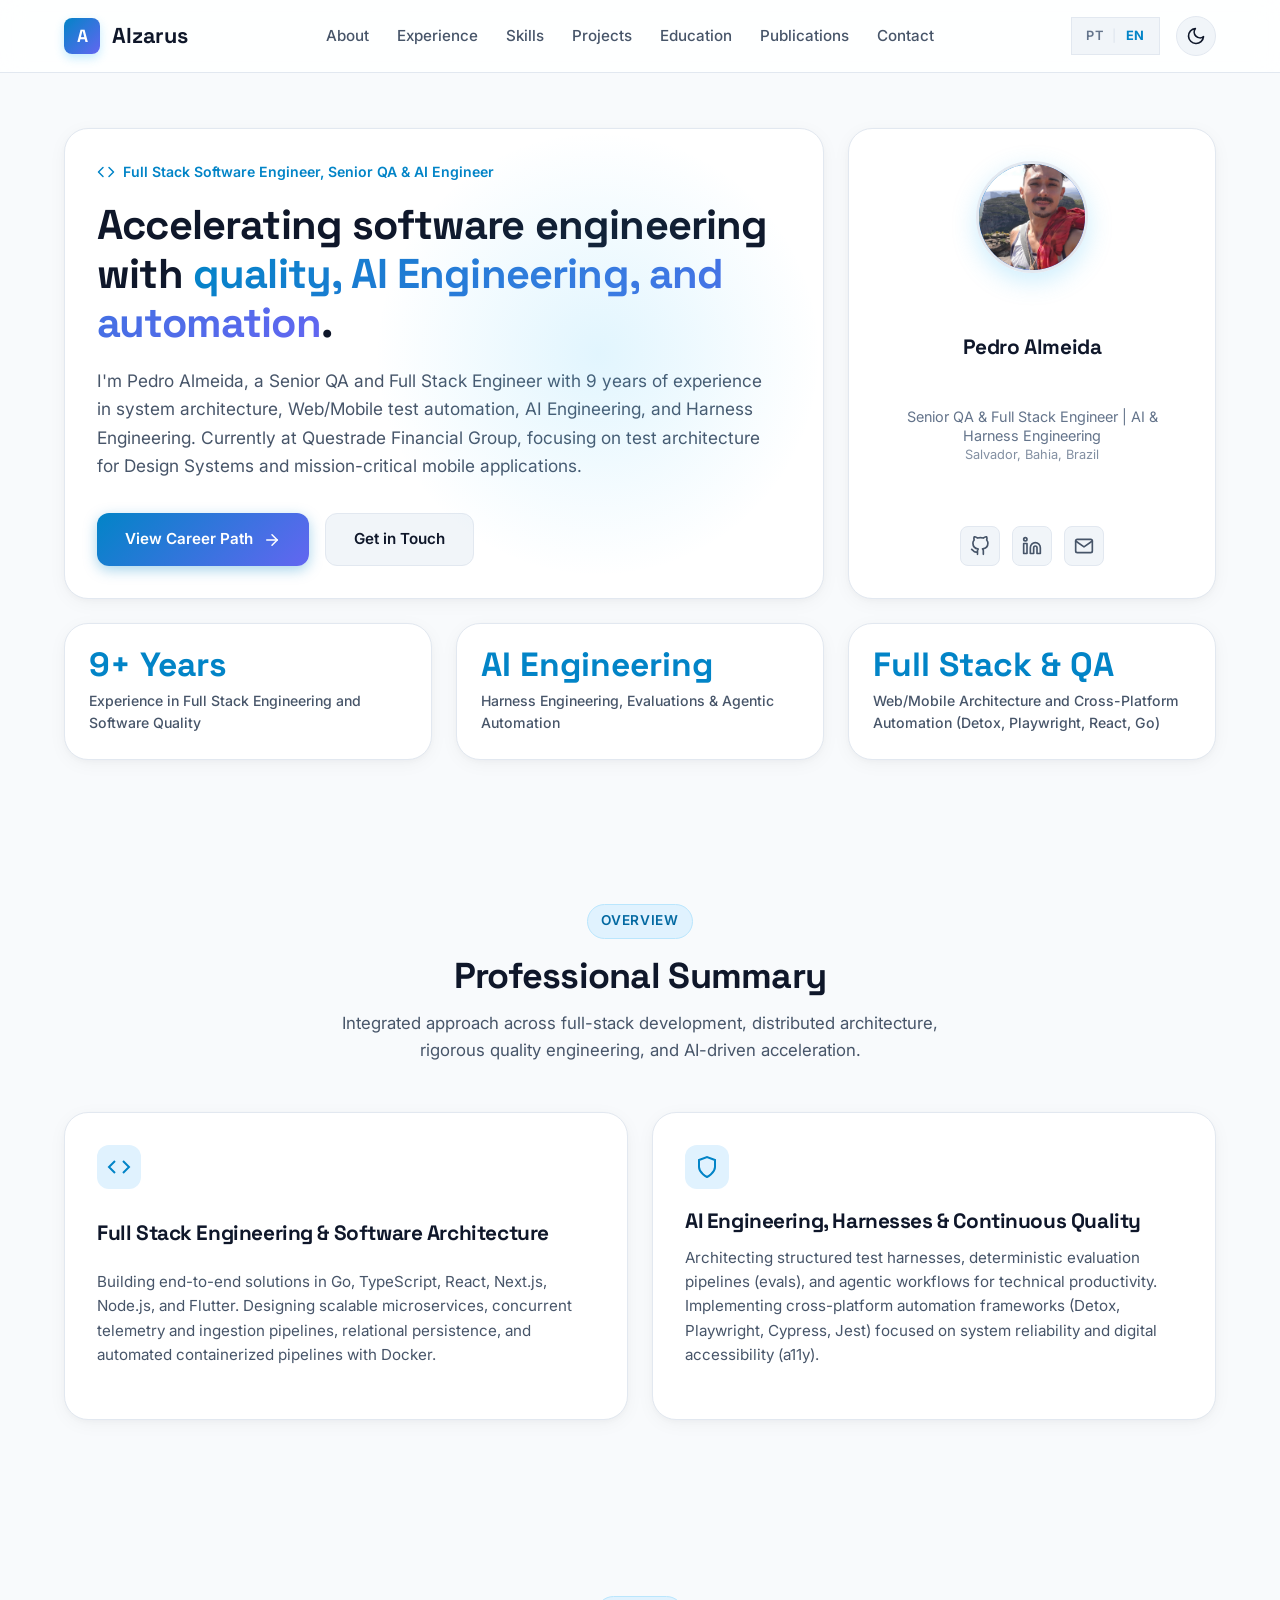
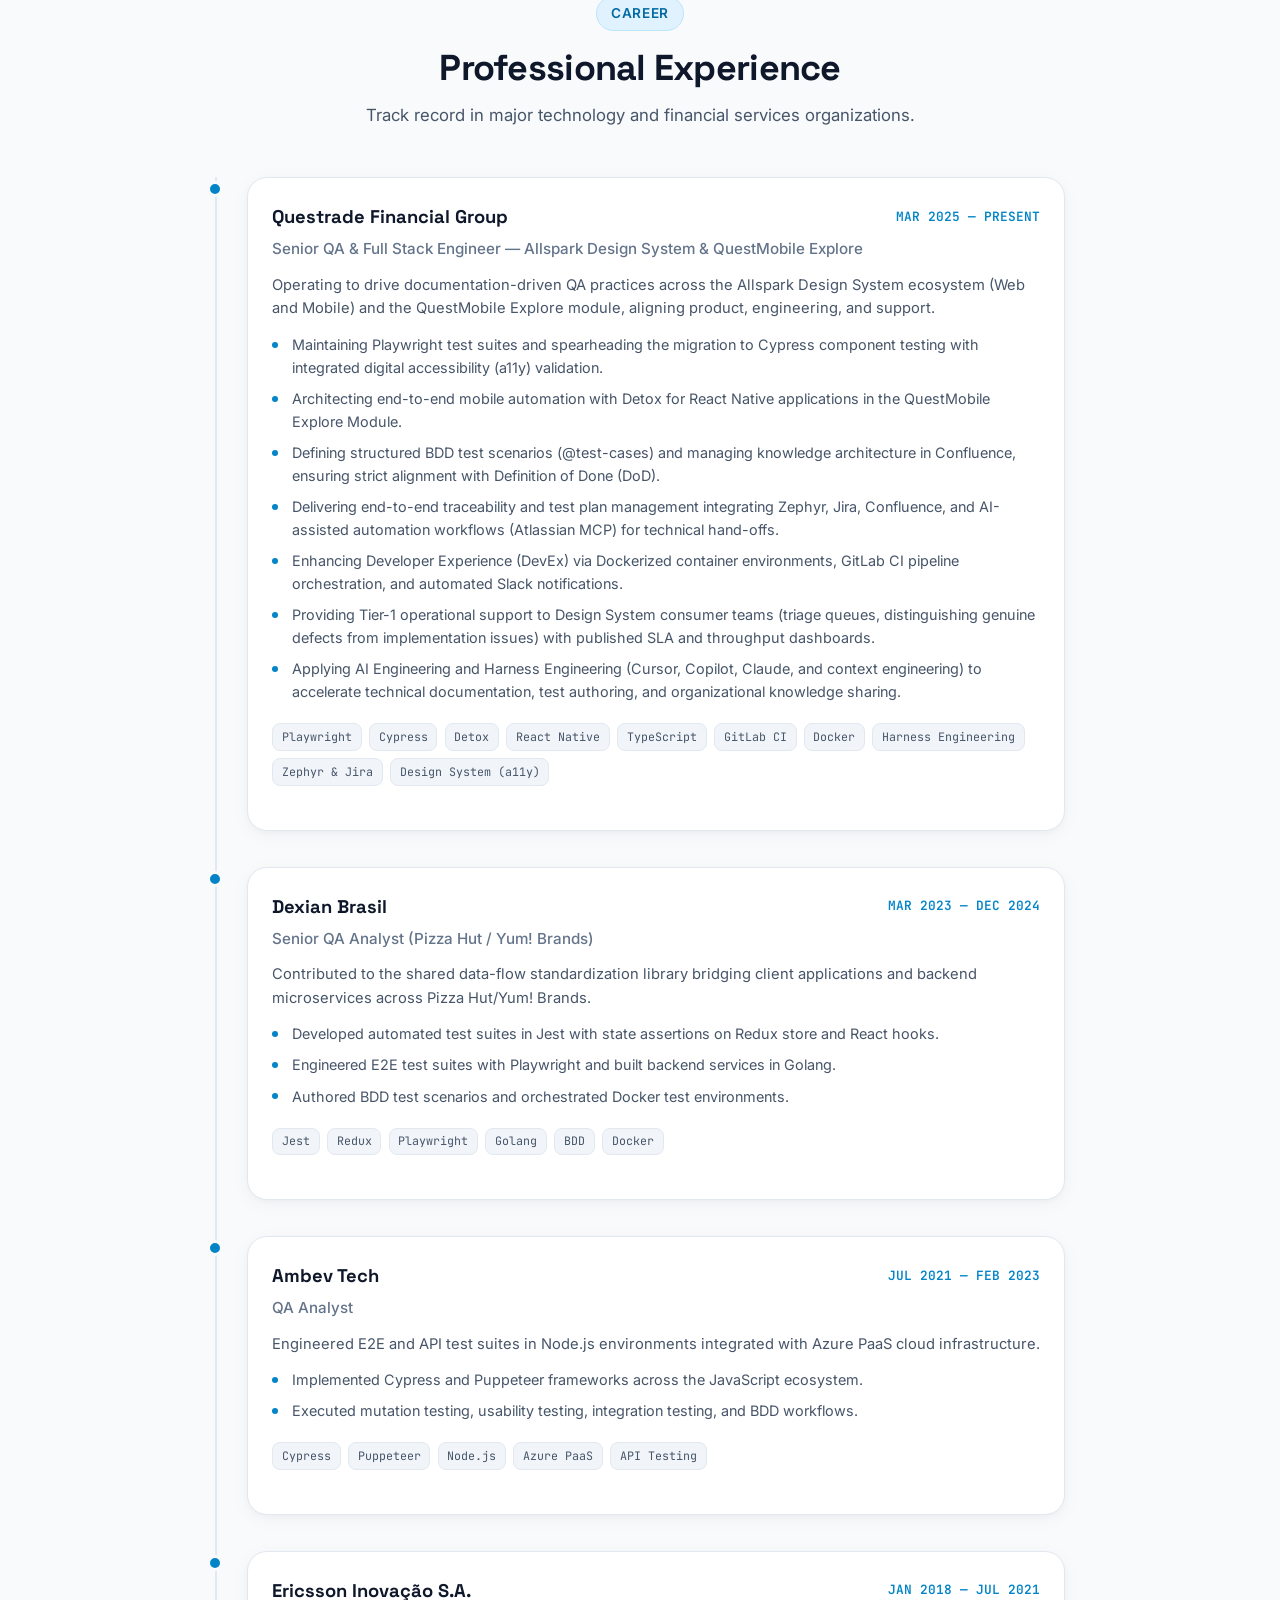
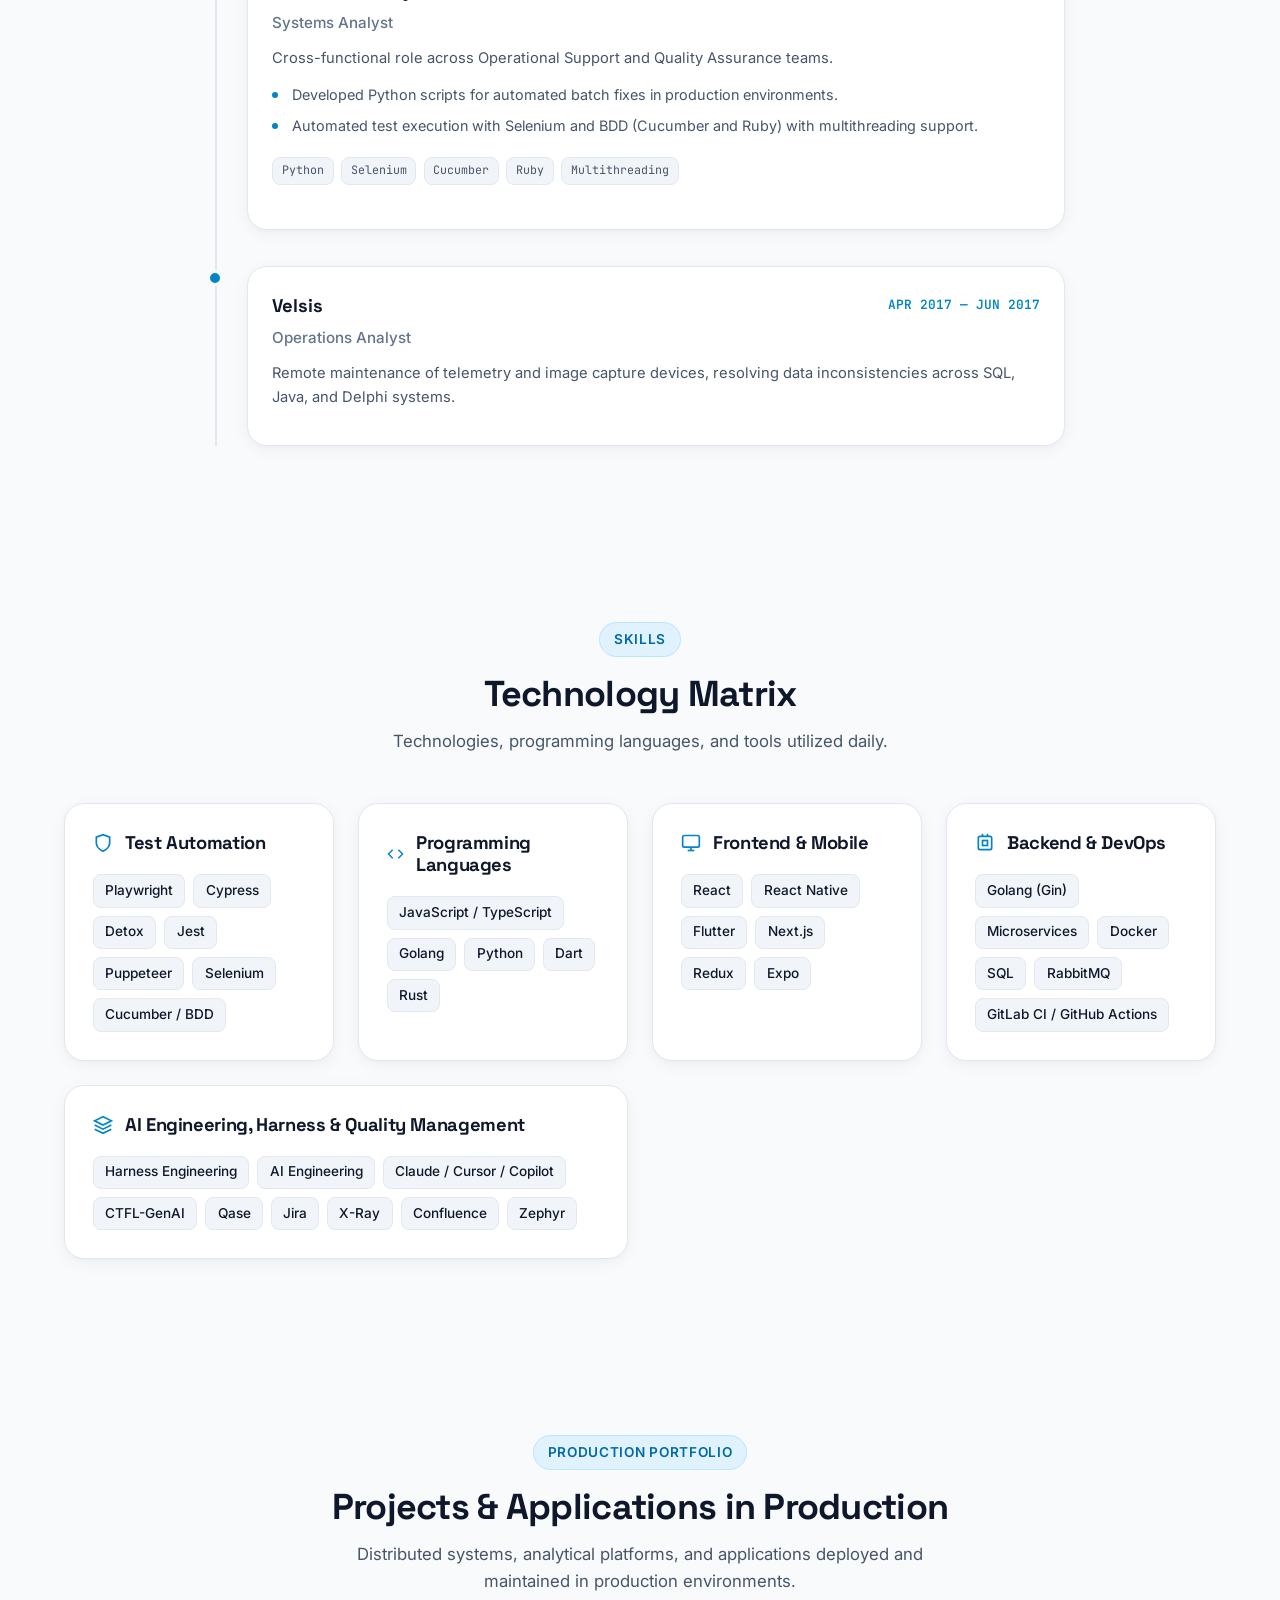
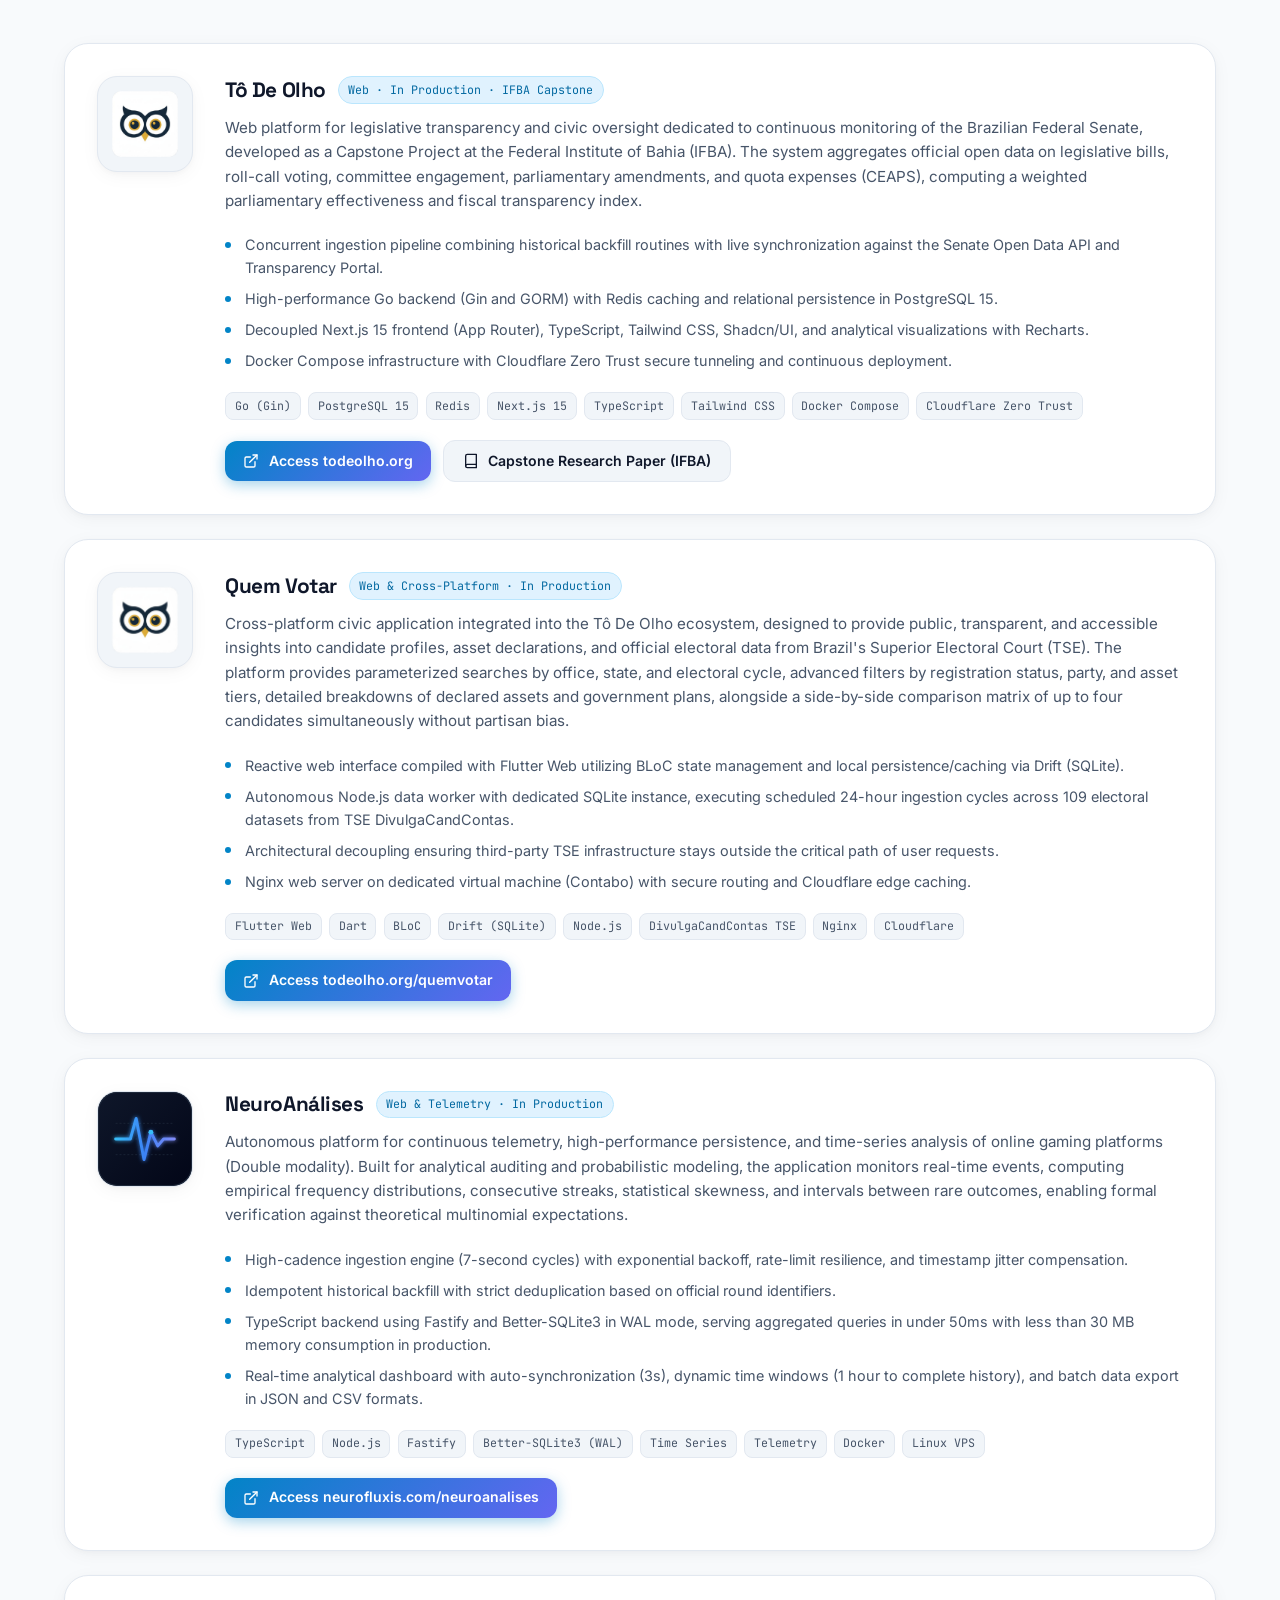
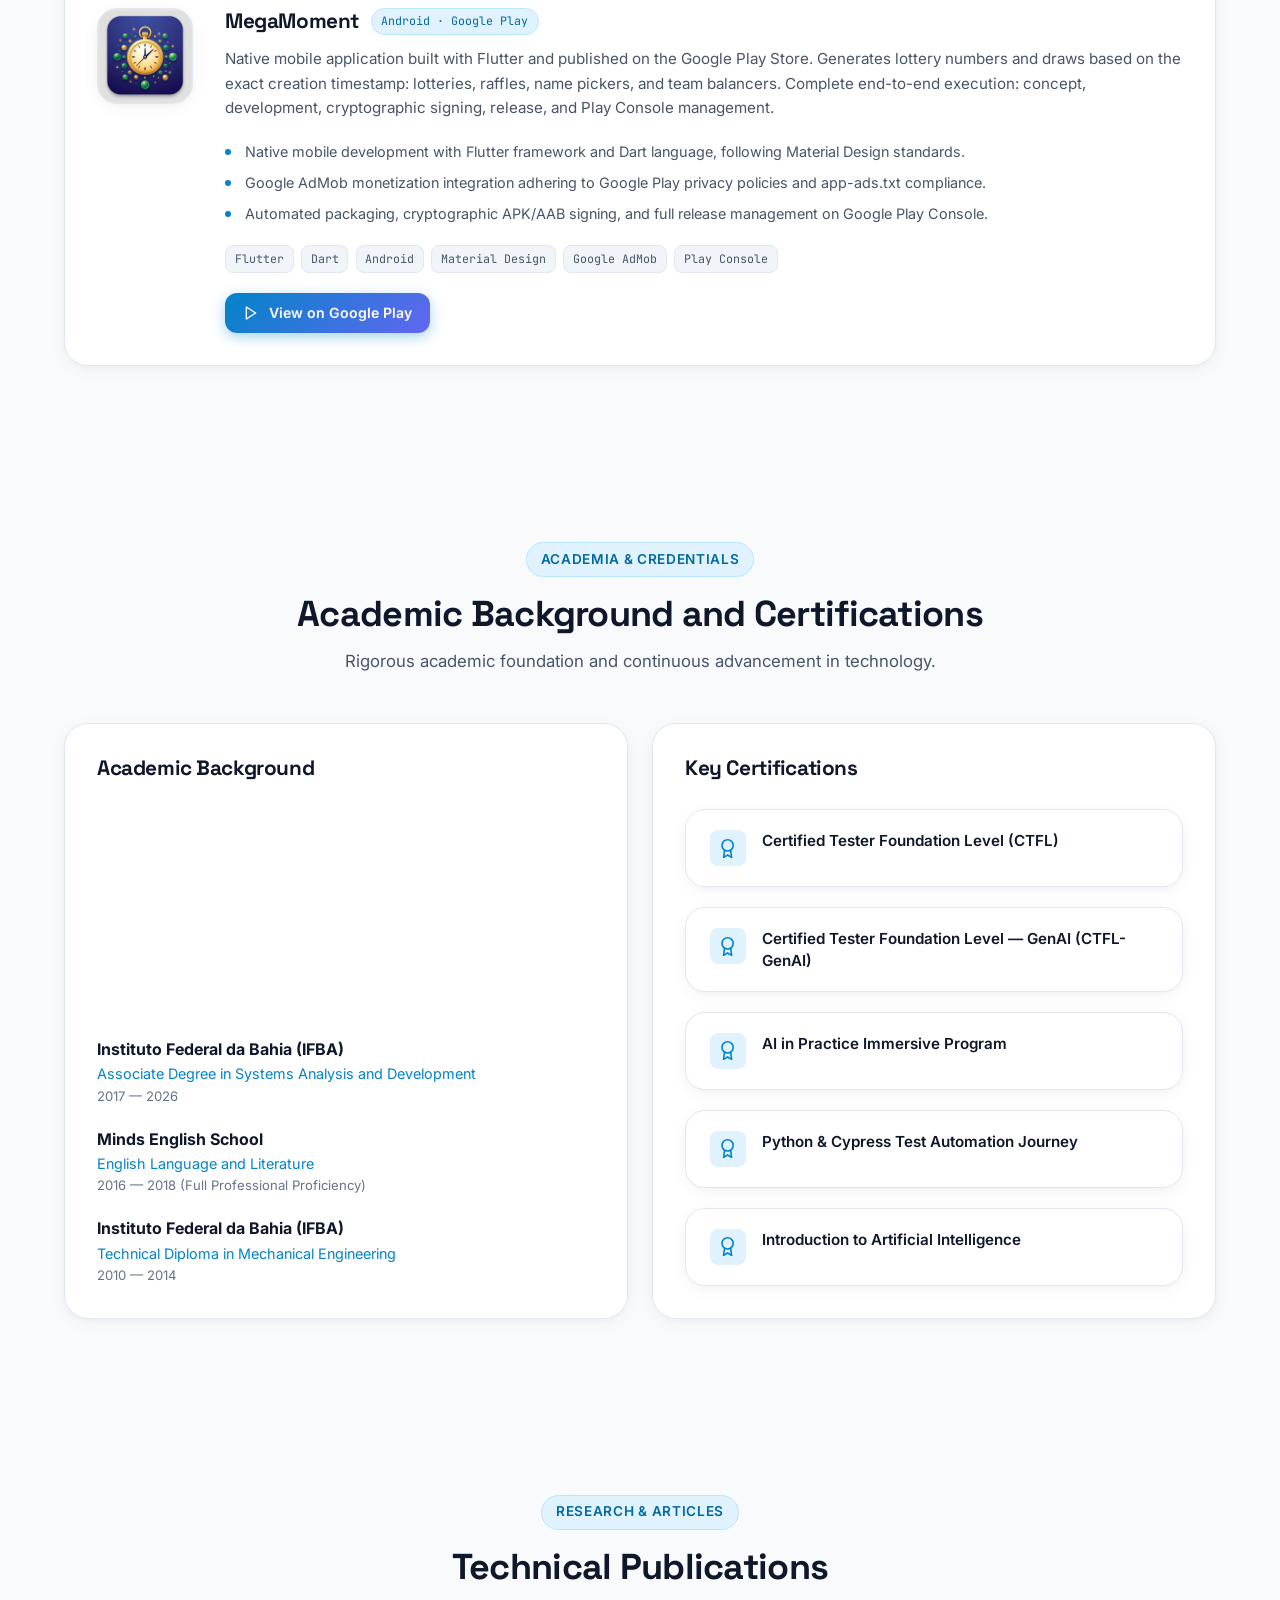
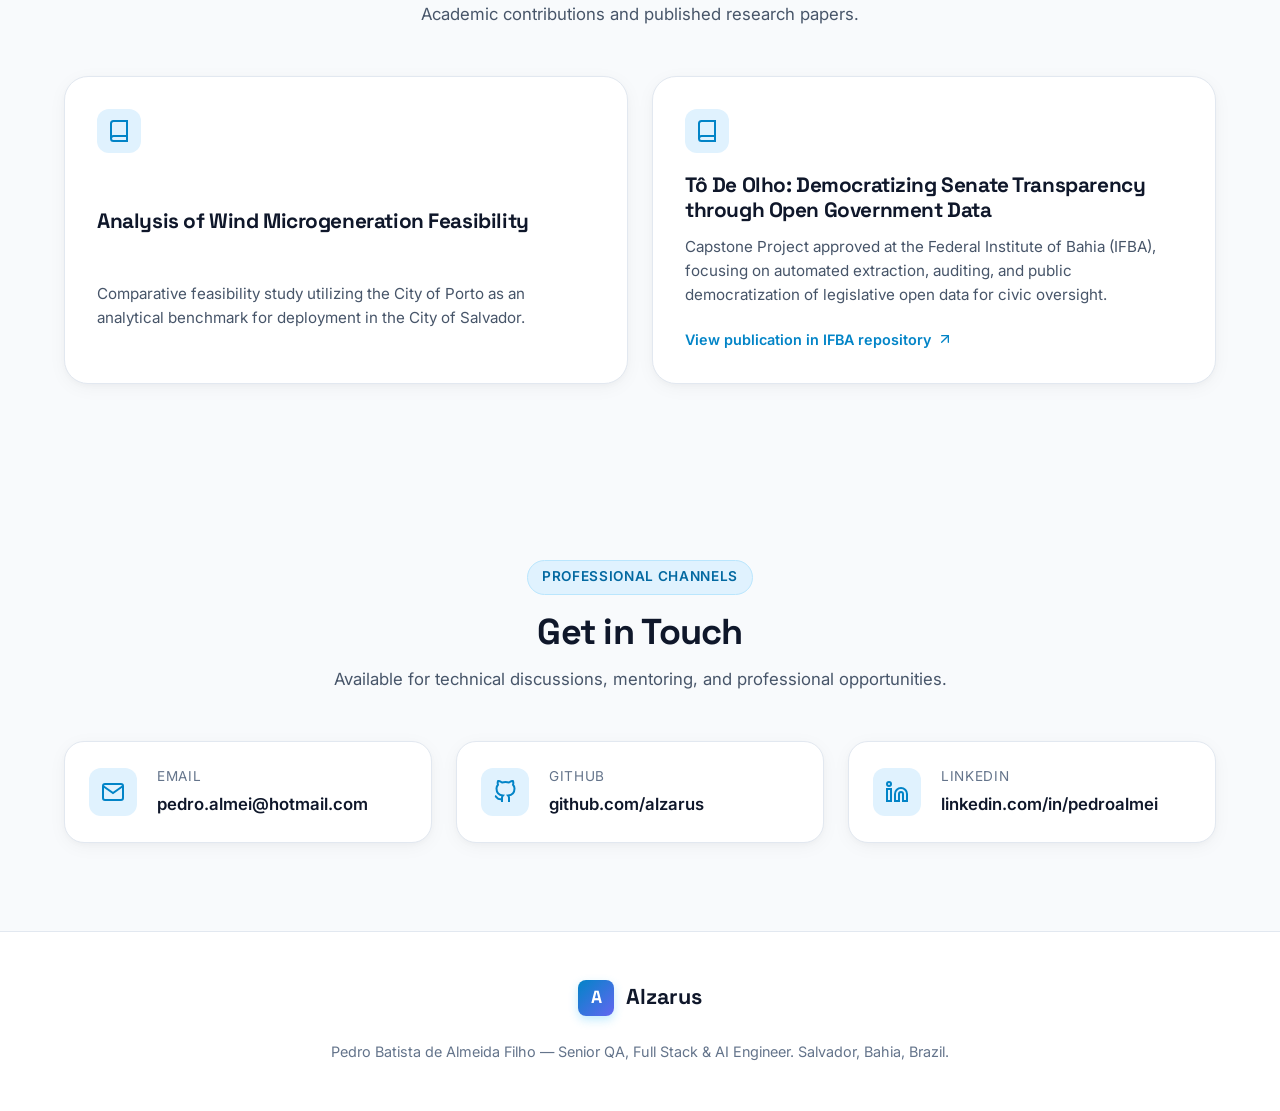
<file: en/index.html>
<!DOCTYPE html>
<html lang="en">
<head>
    <meta charset="UTF-8" />
    <meta name="viewport" content="width=device-width, initial-scale=1.0" />
    <meta http-equiv="X-UA-Compatible" content="IE=edge" />
    <title>Pedro Almeida (Alzarus) | Senior QA, Full Stack & AI Engineer</title>
    <meta name="description" content="Professional portfolio of Pedro Batista de Almeida Filho (Alzarus). Senior QA & Full Stack Engineer with 9 years of experience in test automation, AI Engineering, Harness Engineering, and distributed system architecture." />
    <meta name="author" content="Pedro Batista de Almeida Filho (Alzarus)" />
    <meta name="keywords" content="Pedro Almeida, Alzarus, Senior QA Engineer, Full Stack Engineer, AI Engineering, Harness Engineering, Test Automation, Playwright, Cypress, Detox, Golang, React Native, TypeScript, Docker" />
    <meta name="robots" content="index, follow, max-snippet:-1, max-image-preview:large, max-video-preview:-1" />
    <meta name="googlebot" content="index, follow" />

    <!-- Canonical & Multilingual Hreflang URLs -->
    <link rel="canonical" href="https://alzarus.github.io/en/" />
    <link rel="alternate" hreflang="pt-br" href="https://alzarus.github.io/" />
    <link rel="alternate" hreflang="en" href="https://alzarus.github.io/en/" />
    <link rel="alternate" hreflang="x-default" href="https://alzarus.github.io/" />

    <!-- Open Graph Tags -->
    <meta property="og:site_name" content="Pedro Almeida | Alzarus" />
    <meta property="og:title" content="Pedro Almeida (Alzarus) - Senior QA, Full Stack & AI Engineer" />
    <meta property="og:description" content="Senior QA & Full Stack Engineer with 9 years of experience in system architecture, Web/Mobile test automation, AI Engineering, and Harness Engineering." />
    <meta property="og:type" content="profile" />
    <meta property="og:url" content="https://alzarus.github.io/en/" />
    <meta property="og:image" content="https://alzarus.github.io/resources/images/profile.jpg" />
    <meta property="og:image:alt" content="Profile photo of Pedro Batista de Almeida Filho" />
    <meta property="og:locale" content="en_US" />
    <meta property="og:locale:alternate" content="pt_BR" />
    <meta property="profile:first_name" content="Pedro" />
    <meta property="profile:last_name" content="Almeida" />
    <meta property="profile:username" content="alzarus" />

    <!-- Twitter Card Tags -->
    <meta name="twitter:card" content="summary_large_image" />
    <meta name="twitter:title" content="Pedro Almeida (Alzarus) - Senior QA, Full Stack & AI Engineer" />
    <meta name="twitter:description" content="Senior QA & Full Stack Engineer with 9 years of experience in system architecture, Web/Mobile test automation, AI Engineering, and Harness Engineering." />
    <meta name="twitter:image" content="https://alzarus.github.io/resources/images/profile.jpg" />

    <!-- Favicon -->
    <link rel="shortcut icon" type="image/svg+xml" href="../resources/images/favicon.svg" />

    <!-- Custom CSS Stylesheet -->
    <link rel="stylesheet" href="../resources/css/style.css" />

    <!-- Schema.org JSON-LD Structured Data -->
    <script type="application/ld+json">
    {
      "@context": "https://schema.org",
      "@graph": [
        {
          "@type": "Person",
          "@id": "https://alzarus.github.io/#person",
          "name": "Pedro Batista de Almeida Filho",
          "alternateName": ["Pedro Almeida", "Alzarus"],
          "jobTitle": "Senior QA & Full Stack Engineer",
          "description": "Senior QA & Full Stack Engineer with 9 years of experience in test automation, AI Engineering, Harness Engineering, and distributed system architecture.",
          "url": "https://alzarus.github.io/en/",
          "image": "https://alzarus.github.io/resources/images/profile.jpg",
          "email": "mailto:pedro.almei@hotmail.com",
          "address": {
            "@type": "PostalAddress",
            "addressLocality": "Salvador",
            "addressRegion": "BA",
            "addressCountry": "BR"
          },
          "sameAs": [
            "https://github.com/alzarus",
            "https://www.linkedin.com/in/pedroalmei"
          ],
          "worksFor": {
            "@type": "Organization",
            "name": "Questrade Financial Group",
            "url": "https://www.questrade.com"
          },
          "alumniOf": [
            {
              "@type": "EducationalOrganization",
              "name": "Instituto Federal da Bahia (IFBA)",
              "url": "https://portal.ifba.edu.br"
            },
            {
              "@type": "EducationalOrganization",
              "name": "Minds English School"
            }
          ],
          "knowsAbout": [
            "Software Engineering",
            "Full Stack Development",
            "Quality Assurance",
            "Test Automation",
            "AI Engineering",
            "Harness Engineering",
            "Playwright",
            "Cypress",
            "Detox",
            "React Native",
            "Golang",
            "TypeScript",
            "Docker"
          ]
        },
        {
          "@type": "ProfilePage",
          "@id": "https://alzarus.github.io/en/#webpage",
          "url": "https://alzarus.github.io/en/",
          "name": "Pedro Almeida (Alzarus) | Senior QA, Full Stack & AI Engineer",
          "inLanguage": "en-US",
          "mainEntity": {
            "@id": "https://alzarus.github.io/#person"
          }
        }
      ]
    }
    </script>
</head>
<body>

    <!-- Header Navigation with Glassmorphism -->
    <header class="header">
        <div class="container nav-container">
            <a href="#hero" class="brand-logo" aria-label="Alzarus Home">
                <div class="brand-icon">A</div>
                <span>Alzarus</span>
            </a>

            <nav aria-label="Main Navigation">
                <ul class="nav-links">
                    <li><a href="#about" class="nav-link">About</a></li>
                    <li><a href="#experience" class="nav-link">Experience</a></li>
                    <li><a href="#skills" class="nav-link">Skills</a></li>
                    <li><a href="#projects" class="nav-link">Projects</a></li>
                    <li><a href="#education" class="nav-link">Education</a></li>
                    <li><a href="#publications" class="nav-link">Publications</a></li>
                    <li><a href="#contact" class="nav-link">Contact</a></li>
                </ul>
            </nav>

            <div class="nav-actions">
                <div class="lang-switch" role="navigation" aria-label="Language selector">
                    <a href="../" class="lang-btn" aria-label="Versão em português" title="Versão em português">PT</a>
                    <span class="lang-divider" aria-hidden="true">|</span>
                    <span class="lang-btn active" aria-current="page">EN</span>
                </div>
                <button id="theme-toggle" class="theme-toggle" aria-label="Toggle theme">
                    <!-- Sun Icon (shown in dark mode) -->
                    <svg id="sun-icon" class="theme-icon" viewBox="0 0 24 24" style="display: none;">
                        <circle cx="12" cy="12" r="5"></circle>
                        <line x1="12" y1="1" x2="12" y2="3"></line>
                        <line x1="12" y1="21" x2="12" y2="23"></line>
                        <line x1="4.22" y1="4.22" x2="5.64" y2="5.64"></line>
                        <line x1="18.36" y1="18.36" x2="19.78" y2="19.78"></line>
                        <line x1="1" y1="12" x2="3" y2="12"></line>
                        <line x1="21" y1="12" x2="23" y2="12"></line>
                        <line x1="4.22" y1="19.78" x2="5.64" y2="18.36"></line>
                        <line x1="18.36" y1="5.64" x2="19.78" y2="4.22"></line>
                    </svg>
                    <!-- Moon Icon (shown in light mode) -->
                    <svg id="moon-icon" class="theme-icon" viewBox="0 0 24 24">
                        <path d="M21 12.79A9 9 0 1 1 11.21 3 7 7 0 0 0 21 12.79z"></path>
                    </svg>
                </button>
                <button id="mobile-menu-toggle" class="mobile-menu-toggle" aria-label="Open navigation menu" aria-expanded="false">
                    <svg class="hamburger-icon" viewBox="0 0 24 24" width="22" height="22" stroke="currentColor" stroke-width="2" fill="none" stroke-linecap="round" stroke-linejoin="round">
                        <line x1="3" y1="6" x2="21" y2="6"></line>
                        <line x1="3" y1="12" x2="21" y2="12"></line>
                        <line x1="3" y1="18" x2="21" y2="18"></line>
                    </svg>
                    <svg class="close-icon" viewBox="0 0 24 24" width="22" height="22" stroke="currentColor" stroke-width="2" fill="none" stroke-linecap="round" stroke-linejoin="round" style="display: none;">
                        <line x1="18" y1="6" x2="6" y2="18"></line>
                        <line x1="6" y1="6" x2="18" y2="18"></line>
                    </svg>
                </button>
            </div>
        </div>
    </header>

    <main>
        <!-- Hero Section using Bento Box Layout -->
        <section id="hero" class="hero-section">
            <div class="container">
                <div class="bento-grid">
                    
                    <!-- Bento Card 1: Main Introduction (Span 8) -->
                    <div class="bento-card col-span-8 hero-main-card reveal-on-scroll">
                        <div>
                            <div class="hero-tag">
                                <svg width="18" height="18" viewBox="0 0 24 24" fill="none" stroke="currentColor" stroke-width="2" stroke-linecap="round" stroke-linejoin="round">
                                    <polyline points="16 18 22 12 16 6"></polyline>
                                    <polyline points="8 6 2 12 8 18"></polyline>
                                </svg>
                                Full Stack Software Engineer, Senior QA & AI Engineer
                            </div>
                            <h1 class="hero-title">
                                Accelerating software engineering with <span class="highlight">quality, AI Engineering, and automation</span>.
                            </h1>
                            <p class="hero-description">
                                I'm Pedro Almeida, a Senior QA and Full Stack Engineer with 9 years of experience in system architecture, Web/Mobile test automation, AI Engineering, and Harness Engineering. Currently at Questrade Financial Group, focusing on test architecture for Design Systems and mission-critical mobile applications.
                            </p>
                        </div>
                        <div class="hero-actions">
                            <a href="#experience" class="btn btn-primary">
                                View Career Path
                                <svg width="18" height="18" viewBox="0 0 24 24" fill="none" stroke="currentColor" stroke-width="2" stroke-linecap="round" stroke-linejoin="round">
                                    <line x1="5" y1="12" x2="19" y2="12"></line>
                                    <polyline points="12 5 19 12 12 19"></polyline>
                                </svg>
                            </a>
                            <a href="#contact" class="btn btn-secondary">
                                Get in Touch
                            </a>
                        </div>
                    </div>

                    <!-- Bento Card 2: Profile Highlight Card (Span 4) -->
                    <div class="bento-card col-span-4 profile-card reveal-on-scroll">
                        <div class="profile-avatar">
                            <img src="../resources/images/profile.jpg" alt="Profile photo of Pedro Batista de Almeida Filho" />
                        </div>
                        <h2 class="profile-name">Pedro Almeida</h2>
                        <p class="profile-role">Senior QA & Full Stack Engineer | AI & Harness Engineering<br><span style="font-size:0.8rem; opacity:0.8;">Salvador, Bahia, Brazil</span></p>
                        
                        <div class="social-links">
                            <a href="https://www.github.com/alzarus" target="_blank" rel="noopener noreferrer" class="social-icon-btn" aria-label="GitHub Profile">
                                <svg viewBox="0 0 24 24" fill="none" stroke="currentColor" stroke-width="2" stroke-linecap="round" stroke-linejoin="round">
                                    <path d="M9 19c-5 1.5-5-2.5-7-3m14 6v-3.87a3.37 3.37 0 0 0-.94-2.61c3.14-.35 6.44-1.54 6.44-7A5.44 5.44 0 0 0 20 4.77 5.07 5.07 0 0 0 19.91 1S18.73.65 16 2.48a13.38 13.38 0 0 0-7 0C6.27.65 5.09 1 5.09 1A5.07 5.07 0 0 0 5 4.77a5.44 5.44 0 0 0-1.5 3.78c0 5.42 3.3 6.61 6.44 7A3.37 3.37 0 0 0 9 18.13V22"></path>
                                </svg>
                            </a>
                            <a href="https://www.linkedin.com/in/pedroalmei" target="_blank" rel="noopener noreferrer" class="social-icon-btn" aria-label="LinkedIn Profile">
                                <svg viewBox="0 0 24 24" fill="none" stroke="currentColor" stroke-width="2" stroke-linecap="round" stroke-linejoin="round">
                                    <path d="M16 8a6 6 0 0 1 6 6v7h-4v-7a2 2 0 0 0-2-2 2 2 0 0 0-2 2v7h-4v-7a6 6 0 0 1 6-6z"></path>
                                    <rect x="2" y="9" width="4" height="12"></rect>
                                    <circle cx="4" cy="4" r="2"></circle>
                                </svg>
                            </a>
                            <a href="mailto:pedro.almei@hotmail.com" class="social-icon-btn" aria-label="Send Email">
                                <svg viewBox="0 0 24 24" fill="none" stroke="currentColor" stroke-width="2" stroke-linecap="round" stroke-linejoin="round">
                                    <path d="M4 4h16c1.1 0 2 .9 2 2v12c0 1.1-.9 2-2 2H4c-1.1 0-2-.9-2-2V6c0-1.1.9-2 2-2z"></path>
                                    <polyline points="22,6 12,13 2,6"></polyline>
                                </svg>
                            </a>
                        </div>
                    </div>

                    <!-- Bento Card 3: Metrics / Key Achievements (Span 4) -->
                    <div class="bento-card col-span-4 stat-card reveal-on-scroll">
                        <div class="stat-number">9+ Years</div>
                        <div class="stat-label">Experience in Full Stack Engineering and Software Quality</div>
                    </div>

                    <!-- Bento Card 4: Metrics (Span 4) -->
                    <div class="bento-card col-span-4 stat-card reveal-on-scroll">
                        <div class="stat-number">AI Engineering</div>
                        <div class="stat-label">Harness Engineering, Evaluations & Agentic Automation</div>
                    </div>

                    <!-- Bento Card 5: Metrics (Span 4) -->
                    <div class="bento-card col-span-4 stat-card reveal-on-scroll">
                        <div class="stat-number">Full Stack & QA</div>
                        <div class="stat-label">Web/Mobile Architecture and Cross-Platform Automation (Detox, Playwright, React, Go)</div>
                    </div>

                </div>
            </div>
        </section>

        <!-- About Section -->
        <section id="about" class="section">
            <span id="sobre" style="display:block; position:relative; top:-5rem; visibility:hidden;"></span>
            <div class="container">
                <div class="section-header reveal-on-scroll">
                    <span class="section-badge">Overview</span>
                    <h2 class="section-title">Professional Summary</h2>
                    <p class="section-subtitle">Integrated approach across full-stack development, distributed architecture, rigorous quality engineering, and AI-driven acceleration.</p>
                </div>

                <div class="bento-grid">
                    <div class="bento-card col-span-6 reveal-on-scroll">
                        <div class="card-header-icon">
                            <svg viewBox="0 0 24 24" fill="none" stroke="currentColor" stroke-width="2">
                                <polyline points="16 18 22 12 16 6"></polyline>
                                <polyline points="8 6 2 12 8 18"></polyline>
                            </svg>
                        </div>
                        <h3 class="card-title">Full Stack Engineering & Software Architecture</h3>
                        <p class="card-text">
                            Building end-to-end solutions in Go, TypeScript, React, Next.js, Node.js, and Flutter. Designing scalable microservices, concurrent telemetry and ingestion pipelines, relational persistence, and automated containerized pipelines with Docker.
                        </p>
                    </div>

                    <div class="bento-card col-span-6 reveal-on-scroll">
                        <div class="card-header-icon">
                            <svg viewBox="0 0 24 24" fill="none" stroke="currentColor" stroke-width="2">
                                <path d="M12 22s8-4 8-10V5l-8-3-8 3v7c0 6 8 10 8 10z"></path>
                            </svg>
                        </div>
                        <h3 class="card-title">AI Engineering, Harnesses & Continuous Quality</h3>
                        <p class="card-text">
                            Architecting structured test harnesses, deterministic evaluation pipelines (evals), and agentic workflows for technical productivity. Implementing cross-platform automation frameworks (Detox, Playwright, Cypress, Jest) focused on system reliability and digital accessibility (a11y).
                        </p>
                    </div>
                </div>
            </div>
        </section>

        <!-- Experience Section -->
        <section id="experience" class="section">
            <span id="experiencia" style="display:block; position:relative; top:-5rem; visibility:hidden;"></span>
            <div class="container">
                <div class="section-header reveal-on-scroll">
                    <span class="section-badge">Career</span>
                    <h2 class="section-title">Professional Experience</h2>
                    <p class="section-subtitle">Track record in major technology and financial services organizations.</p>
                </div>

                <div class="timeline reveal-on-scroll">
                    
                    <!-- Questrade -->
                    <div class="timeline-item">
                        <div class="timeline-dot"></div>
                        <div class="timeline-card">
                            <div class="timeline-header-meta">
                                <span class="timeline-company">Questrade Financial Group</span>
                                <span class="timeline-date">MAR 2025 — PRESENT</span>
                            </div>
                            <div class="timeline-role">Senior QA & Full Stack Engineer — Allspark Design System & QuestMobile Explore</div>
                            <p class="timeline-text">
                                Operating to drive documentation-driven QA practices across the Allspark Design System ecosystem (Web and Mobile) and the QuestMobile Explore module, aligning product, engineering, and support.
                            </p>
                            <ul class="highlight-bullets">
                                <li class="highlight-bullet-item">Maintaining Playwright test suites and spearheading the migration to Cypress component testing with integrated digital accessibility (a11y) validation.</li>
                                <li class="highlight-bullet-item">Architecting end-to-end mobile automation with Detox for React Native applications in the QuestMobile Explore Module.</li>
                                <li class="highlight-bullet-item">Defining structured BDD test scenarios (@test-cases) and managing knowledge architecture in Confluence, ensuring strict alignment with Definition of Done (DoD).</li>
                                <li class="highlight-bullet-item">Delivering end-to-end traceability and test plan management integrating Zephyr, Jira, Confluence, and AI-assisted automation workflows (Atlassian MCP) for technical hand-offs.</li>
                                <li class="highlight-bullet-item">Enhancing Developer Experience (DevEx) via Dockerized container environments, GitLab CI pipeline orchestration, and automated Slack notifications.</li>
                                <li class="highlight-bullet-item">Providing Tier-1 operational support to Design System consumer teams (triage queues, distinguishing genuine defects from implementation issues) with published SLA and throughput dashboards.</li>
                                <li class="highlight-bullet-item">Applying AI Engineering and Harness Engineering (Cursor, Copilot, Claude, and context engineering) to accelerate technical documentation, test authoring, and organizational knowledge sharing.</li>
                            </ul>
                            <div class="tech-tags">
                                <span class="tech-tag">Playwright</span>
                                <span class="tech-tag">Cypress</span>
                                <span class="tech-tag">Detox</span>
                                <span class="tech-tag">React Native</span>
                                <span class="tech-tag">TypeScript</span>
                                <span class="tech-tag">GitLab CI</span>
                                <span class="tech-tag">Docker</span>
                                <span class="tech-tag">Harness Engineering</span>
                                <span class="tech-tag">Zephyr & Jira</span>
                                <span class="tech-tag">Design System (a11y)</span>
                            </div>
                        </div>
                    </div>

                    <!-- Dexian Brasil -->
                    <div class="timeline-item">
                        <div class="timeline-dot"></div>
                        <div class="timeline-card">
                            <div class="timeline-header-meta">
                                <span class="timeline-company">Dexian Brasil</span>
                                <span class="timeline-date">MAR 2023 — DEC 2024</span>
                            </div>
                            <div class="timeline-role">Senior QA Analyst (Pizza Hut / Yum! Brands)</div>
                            <p class="timeline-text">
                                Contributed to the shared data-flow standardization library bridging client applications and backend microservices across Pizza Hut/Yum! Brands.
                            </p>
                            <ul class="highlight-bullets">
                                <li class="highlight-bullet-item">Developed automated test suites in Jest with state assertions on Redux store and React hooks.</li>
                                <li class="highlight-bullet-item">Engineered E2E test suites with Playwright and built backend services in Golang.</li>
                                <li class="highlight-bullet-item">Authored BDD test scenarios and orchestrated Docker test environments.</li>
                            </ul>
                            <div class="tech-tags">
                                <span class="tech-tag">Jest</span>
                                <span class="tech-tag">Redux</span>
                                <span class="tech-tag">Playwright</span>
                                <span class="tech-tag">Golang</span>
                                <span class="tech-tag">BDD</span>
                                <span class="tech-tag">Docker</span>
                            </div>
                        </div>
                    </div>

                    <!-- Ambev Tech -->
                    <div class="timeline-item">
                        <div class="timeline-dot"></div>
                        <div class="timeline-card">
                            <div class="timeline-header-meta">
                                <span class="timeline-company">Ambev Tech</span>
                                <span class="timeline-date">JUL 2021 — FEB 2023</span>
                            </div>
                            <div class="timeline-role">QA Analyst</div>
                            <p class="timeline-text">
                                Engineered E2E and API test suites in Node.js environments integrated with Azure PaaS cloud infrastructure.
                            </p>
                            <ul class="highlight-bullets">
                                <li class="highlight-bullet-item">Implemented Cypress and Puppeteer frameworks across the JavaScript ecosystem.</li>
                                <li class="highlight-bullet-item">Executed mutation testing, usability testing, integration testing, and BDD workflows.</li>
                            </ul>
                            <div class="tech-tags">
                                <span class="tech-tag">Cypress</span>
                                <span class="tech-tag">Puppeteer</span>
                                <span class="tech-tag">Node.js</span>
                                <span class="tech-tag">Azure PaaS</span>
                                <span class="tech-tag">API Testing</span>
                            </div>
                        </div>
                    </div>

                    <!-- Ericsson -->
                    <div class="timeline-item">
                        <div class="timeline-dot"></div>
                        <div class="timeline-card">
                            <div class="timeline-header-meta">
                                <span class="timeline-company">Ericsson Inovação S.A.</span>
                                <span class="timeline-date">JAN 2018 — JUL 2021</span>
                            </div>
                            <div class="timeline-role">Systems Analyst</div>
                            <p class="timeline-text">
                                Cross-functional role across Operational Support and Quality Assurance teams.
                            </p>
                            <ul class="highlight-bullets">
                                <li class="highlight-bullet-item">Developed Python scripts for automated batch fixes in production environments.</li>
                                <li class="highlight-bullet-item">Automated test execution with Selenium and BDD (Cucumber and Ruby) with multithreading support.</li>
                            </ul>
                            <div class="tech-tags">
                                <span class="tech-tag">Python</span>
                                <span class="tech-tag">Selenium</span>
                                <span class="tech-tag">Cucumber</span>
                                <span class="tech-tag">Ruby</span>
                                <span class="tech-tag">Multithreading</span>
                            </div>
                        </div>
                    </div>

                    <!-- Velsis -->
                    <div class="timeline-item">
                        <div class="timeline-dot"></div>
                        <div class="timeline-card">
                            <div class="timeline-header-meta">
                                <span class="timeline-company">Velsis</span>
                                <span class="timeline-date">APR 2017 — JUN 2017</span>
                            </div>
                            <div class="timeline-role">Operations Analyst</div>
                            <p class="timeline-text">
                                Remote maintenance of telemetry and image capture devices, resolving data inconsistencies across SQL, Java, and Delphi systems.
                            </p>
                        </div>
                    </div>

                </div>
            </div>
        </section>

        <!-- Technical Competencies Section -->
        <section id="skills" class="section">
            <span id="competencias" style="display:block; position:relative; top:-5rem; visibility:hidden;"></span>
            <div class="container">
                <div class="section-header reveal-on-scroll">
                    <span class="section-badge">Skills</span>
                    <h2 class="section-title">Technology Matrix</h2>
                    <p class="section-subtitle">Technologies, programming languages, and tools utilized daily.</p>
                </div>

                <div class="skills-grid reveal-on-scroll">
                    
                    <div class="skill-category-card">
                        <h3 class="skill-category-title">
                            <svg width="20" height="20" viewBox="0 0 24 24" fill="none" stroke="var(--accent-primary)" stroke-width="2">
                                <path d="M12 22s8-4 8-10V5l-8-3-8 3v7c0 6 8 10 8 10z"></path>
                            </svg>
                            Test Automation
                        </h3>
                        <div class="skill-chips">
                            <span class="skill-chip">Playwright</span>
                            <span class="skill-chip">Cypress</span>
                            <span class="skill-chip">Detox</span>
                            <span class="skill-chip">Jest</span>
                            <span class="skill-chip">Puppeteer</span>
                            <span class="skill-chip">Selenium</span>
                            <span class="skill-chip">Cucumber / BDD</span>
                        </div>
                    </div>

                    <div class="skill-category-card">
                        <h3 class="skill-category-title">
                            <svg width="20" height="20" viewBox="0 0 24 24" fill="none" stroke="var(--accent-primary)" stroke-width="2">
                                <polyline points="16 18 22 12 16 6"></polyline>
                                <polyline points="8 6 2 12 8 18"></polyline>
                            </svg>
                            Programming Languages
                        </h3>
                        <div class="skill-chips">
                            <span class="skill-chip">JavaScript / TypeScript</span>
                            <span class="skill-chip">Golang</span>
                            <span class="skill-chip">Python</span>
                            <span class="skill-chip">Dart</span>
                            <span class="skill-chip">Rust</span>
                        </div>
                    </div>

                    <div class="skill-category-card">
                        <h3 class="skill-category-title">
                            <svg width="20" height="20" viewBox="0 0 24 24" fill="none" stroke="var(--accent-primary)" stroke-width="2">
                                <rect x="2" y="3" width="20" height="14" rx="2" ry="2"></rect>
                                <line x1="8" y1="21" x2="16" y2="21"></line>
                                <line x1="12" y1="17" x2="12" y2="21"></line>
                            </svg>
                            Frontend & Mobile
                        </h3>
                        <div class="skill-chips">
                            <span class="skill-chip">React</span>
                            <span class="skill-chip">React Native</span>
                            <span class="skill-chip">Flutter</span>
                            <span class="skill-chip">Next.js</span>
                            <span class="skill-chip">Redux</span>
                            <span class="skill-chip">Expo</span>
                        </div>
                    </div>

                    <div class="skill-category-card">
                        <h3 class="skill-category-title">
                            <svg width="20" height="20" viewBox="0 0 24 24" fill="none" stroke="var(--accent-primary)" stroke-width="2">
                                <rect x="4" y="4" width="16" height="16" rx="2" ry="2"></rect>
                                <rect x="9" y="9" width="6" height="6"></rect>
                                <line x1="9" y1="1" x2="9" y2="4"></line>
                                <line x1="15" y1="1" x2="15" y2="4"></line>
                            </svg>
                            Backend & DevOps
                        </h3>
                        <div class="skill-chips">
                            <span class="skill-chip">Golang (Gin)</span>
                            <span class="skill-chip">Microservices</span>
                            <span class="skill-chip">Docker</span>
                            <span class="skill-chip">SQL</span>
                            <span class="skill-chip">RabbitMQ</span>
                            <span class="skill-chip">GitLab CI / GitHub Actions</span>
                        </div>
                    </div>

                    <div class="skill-category-card skill-category-card-wide">
                        <h3 class="skill-category-title">
                            <svg width="20" height="20" viewBox="0 0 24 24" fill="none" stroke="var(--accent-primary)" stroke-width="2">
                                <polygon points="12 2 2 7 12 12 22 7 12 2"></polygon>
                                <polyline points="2 17 12 22 22 17"></polyline>
                                <polyline points="2 12 12 17 22 12"></polyline>
                            </svg>
                            AI Engineering, Harness & Quality Management
                        </h3>
                        <div class="skill-chips">
                            <span class="skill-chip">Harness Engineering</span>
                            <span class="skill-chip">AI Engineering</span>
                            <span class="skill-chip">Claude / Cursor / Copilot</span>
                            <span class="skill-chip">CTFL-GenAI</span>
                            <span class="skill-chip">Qase</span>
                            <span class="skill-chip">Jira</span>
                            <span class="skill-chip">X-Ray</span>
                            <span class="skill-chip">Confluence</span>
                            <span class="skill-chip">Zephyr</span>
                        </div>
                    </div>

                </div>
            </div>
        </section>

        <!-- Projects & Products Section -->
        <section id="projects" class="section">
            <span id="projetos" style="display:block; position:relative; top:-5rem; visibility:hidden;"></span>
            <span id="produtos" style="display:block; position:relative; top:-5rem; visibility:hidden;"></span>
            <div class="container">
                <div class="section-header reveal-on-scroll">
                    <span class="section-badge">Production Portfolio</span>
                    <h2 class="section-title">Projects & Applications in Production</h2>
                    <p class="section-subtitle">Distributed systems, analytical platforms, and applications deployed and maintained in production environments.</p>
                </div>

                <div class="bento-grid">

                    <!-- Project 1: Tô De Olho -->
                    <div class="bento-card col-span-12 app-card reveal-on-scroll">
                        <div class="app-card-icon">
                            <img src="../resources/images/todeolho-icon.png" alt="Tô De Olho platform logo" width="96" height="96" loading="lazy" />
                        </div>

                        <div class="app-card-body">
                            <div class="app-card-heading">
                                <h3 class="card-title">Tô De Olho</h3>
                                <span class="app-card-store">Web · In Production · IFBA Capstone</span>
                            </div>
                            <p class="card-text">
                                Web platform for legislative transparency and civic oversight dedicated to continuous monitoring of the Brazilian Federal Senate, developed as a Capstone Project at the Federal Institute of Bahia (IFBA). The system aggregates official open data on legislative bills, roll-call voting, committee engagement, parliamentary amendments, and quota expenses (CEAPS), computing a weighted parliamentary effectiveness and fiscal transparency index.
                            </p>
                            <ul class="highlight-bullets">
                                <li class="highlight-bullet-item">Concurrent ingestion pipeline combining historical backfill routines with live synchronization against the Senate Open Data API and Transparency Portal.</li>
                                <li class="highlight-bullet-item">High-performance Go backend (Gin and GORM) with Redis caching and relational persistence in PostgreSQL 15.</li>
                                <li class="highlight-bullet-item">Decoupled Next.js 15 frontend (App Router), TypeScript, Tailwind CSS, Shadcn/UI, and analytical visualizations with Recharts.</li>
                                <li class="highlight-bullet-item">Docker Compose infrastructure with Cloudflare Zero Trust secure tunneling and continuous deployment.</li>
                            </ul>
                            <div class="tech-tags">
                                <span class="tech-tag">Go (Gin)</span>
                                <span class="tech-tag">PostgreSQL 15</span>
                                <span class="tech-tag">Redis</span>
                                <span class="tech-tag">Next.js 15</span>
                                <span class="tech-tag">TypeScript</span>
                                <span class="tech-tag">Tailwind CSS</span>
                                <span class="tech-tag">Docker Compose</span>
                                <span class="tech-tag">Cloudflare Zero Trust</span>
                            </div>
                            <div class="app-card-actions">
                                <a href="https://todeolho.org" target="_blank" rel="noopener noreferrer" class="btn btn-primary btn-sm">
                                    <svg width="16" height="16" viewBox="0 0 24 24" fill="none" stroke="currentColor" stroke-width="2" stroke-linecap="round" stroke-linejoin="round">
                                        <path d="M18 13v6a2 2 0 0 1-2 2H5a2 2 0 0 1-2-2V8a2 2 0 0 1 2-2h6"></path>
                                        <polyline points="15 3 21 3 21 9"></polyline>
                                        <line x1="10" y1="14" x2="21" y2="3"></line>
                                    </svg>
                                    Access todeolho.org
                                </a>
                                <a href="https://ads.ifba.edu.br/item1259" target="_blank" rel="noopener noreferrer" class="btn btn-secondary btn-sm">
                                    <svg width="16" height="16" viewBox="0 0 24 24" fill="none" stroke="currentColor" stroke-width="2" stroke-linecap="round" stroke-linejoin="round">
                                        <path d="M4 19.5A2.5 2.5 0 0 1 6.5 17H20"></path>
                                        <path d="M6.5 2H20v20H6.5A2.5 2.5 0 0 1 4 19.5v-15A2.5 2.5 0 0 1 6.5 2z"></path>
                                    </svg>
                                    Capstone Research Paper (IFBA)
                                </a>
                            </div>
                        </div>
                    </div>

                    <!-- Project 2: Quem Votar -->
                    <div class="bento-card col-span-12 app-card reveal-on-scroll">
                        <div class="app-card-icon">
                            <img src="../resources/images/quemvotar-icon.png" alt="Quem Votar application logo" width="96" height="96" loading="lazy" />
                        </div>

                        <div class="app-card-body">
                            <div class="app-card-heading">
                                <h3 class="card-title">Quem Votar</h3>
                                <span class="app-card-store">Web & Cross-Platform · In Production</span>
                            </div>
                            <p class="card-text">
                                Cross-platform civic application integrated into the Tô De Olho ecosystem, designed to provide public, transparent, and accessible insights into candidate profiles, asset declarations, and official electoral data from Brazil's Superior Electoral Court (TSE). The platform provides parameterized searches by office, state, and electoral cycle, advanced filters by registration status, party, and asset tiers, detailed breakdowns of declared assets and government plans, alongside a side-by-side comparison matrix of up to four candidates simultaneously without partisan bias.
                            </p>
                            <ul class="highlight-bullets">
                                <li class="highlight-bullet-item">Reactive web interface compiled with Flutter Web utilizing BLoC state management and local persistence/caching via Drift (SQLite).</li>
                                <li class="highlight-bullet-item">Autonomous Node.js data worker with dedicated SQLite instance, executing scheduled 24-hour ingestion cycles across 109 electoral datasets from TSE DivulgaCandContas.</li>
                                <li class="highlight-bullet-item">Architectural decoupling ensuring third-party TSE infrastructure stays outside the critical path of user requests.</li>
                                <li class="highlight-bullet-item">Nginx web server on dedicated virtual machine (Contabo) with secure routing and Cloudflare edge caching.</li>
                            </ul>
                            <div class="tech-tags">
                                <span class="tech-tag">Flutter Web</span>
                                <span class="tech-tag">Dart</span>
                                <span class="tech-tag">BLoC</span>
                                <span class="tech-tag">Drift (SQLite)</span>
                                <span class="tech-tag">Node.js</span>
                                <span class="tech-tag">DivulgaCandContas TSE</span>
                                <span class="tech-tag">Nginx</span>
                                <span class="tech-tag">Cloudflare</span>
                            </div>
                            <div class="app-card-actions">
                                <a href="https://todeolho.org/quemvotar/" target="_blank" rel="noopener noreferrer" class="btn btn-primary btn-sm">
                                    <svg width="16" height="16" viewBox="0 0 24 24" fill="none" stroke="currentColor" stroke-width="2" stroke-linecap="round" stroke-linejoin="round">
                                        <path d="M18 13v6a2 2 0 0 1-2 2H5a2 2 0 0 1-2-2V8a2 2 0 0 1 2-2h6"></path>
                                        <polyline points="15 3 21 3 21 9"></polyline>
                                        <line x1="10" y1="14" x2="21" y2="3"></line>
                                    </svg>
                                    Access todeolho.org/quemvotar
                                </a>
                            </div>
                        </div>
                    </div>

                    <!-- Project 3: NeuroAnálises -->
                    <div class="bento-card col-span-12 app-card reveal-on-scroll">
                        <div class="app-card-icon">
                            <img src="../resources/images/neuroanalises-icon.svg" alt="NeuroAnálises platform logo" width="96" height="96" loading="lazy" />
                        </div>

                        <div class="app-card-body">
                            <div class="app-card-heading">
                                <h3 class="card-title">NeuroAnálises</h3>
                                <span class="app-card-store">Web & Telemetry · In Production</span>
                            </div>
                            <p class="card-text">
                                Autonomous platform for continuous telemetry, high-performance persistence, and time-series analysis of online gaming platforms (Double modality). Built for analytical auditing and probabilistic modeling, the application monitors real-time events, computing empirical frequency distributions, consecutive streaks, statistical skewness, and intervals between rare outcomes, enabling formal verification against theoretical multinomial expectations.
                            </p>
                            <ul class="highlight-bullets">
                                <li class="highlight-bullet-item">High-cadence ingestion engine (7-second cycles) with exponential backoff, rate-limit resilience, and timestamp jitter compensation.</li>
                                <li class="highlight-bullet-item">Idempotent historical backfill with strict deduplication based on official round identifiers.</li>
                                <li class="highlight-bullet-item">TypeScript backend using Fastify and Better-SQLite3 in WAL mode, serving aggregated queries in under 50ms with less than 30 MB memory consumption in production.</li>
                                <li class="highlight-bullet-item">Real-time analytical dashboard with auto-synchronization (3s), dynamic time windows (1 hour to complete history), and batch data export in JSON and CSV formats.</li>
                            </ul>
                            <div class="tech-tags">
                                <span class="tech-tag">TypeScript</span>
                                <span class="tech-tag">Node.js</span>
                                <span class="tech-tag">Fastify</span>
                                <span class="tech-tag">Better-SQLite3 (WAL)</span>
                                <span class="tech-tag">Time Series</span>
                                <span class="tech-tag">Telemetry</span>
                                <span class="tech-tag">Docker</span>
                                <span class="tech-tag">Linux VPS</span>
                            </div>
                            <div class="app-card-actions">
                                <a href="https://neurofluxis.com/neuroanalises" target="_blank" rel="noopener noreferrer" class="btn btn-primary btn-sm">
                                    <svg width="16" height="16" viewBox="0 0 24 24" fill="none" stroke="currentColor" stroke-width="2" stroke-linecap="round" stroke-linejoin="round">
                                        <path d="M18 13v6a2 2 0 0 1-2 2H5a2 2 0 0 1-2-2V8a2 2 0 0 1 2-2h6"></path>
                                        <polyline points="15 3 21 3 21 9"></polyline>
                                        <line x1="10" y1="14" x2="21" y2="3"></line>
                                    </svg>
                                    Access neurofluxis.com/neuroanalises
                                </a>
                            </div>
                        </div>
                    </div>

                    <!-- Project 4: MegaMoment -->
                    <div class="bento-card col-span-12 app-card reveal-on-scroll">
                        <div class="app-card-icon">
                            <img src="../resources/images/megamoment-icon.png" alt="MegaMoment app icon" width="96" height="96" loading="lazy" />
                        </div>

                        <div class="app-card-body">
                            <div class="app-card-heading">
                                <h3 class="card-title">MegaMoment</h3>
                                <span class="app-card-store">Android · Google Play</span>
                            </div>
                            <p class="card-text">
                                Native mobile application built with Flutter and published on the Google Play Store. Generates lottery numbers and draws based on the exact creation timestamp: lotteries, raffles, name pickers, and team balancers. Complete end-to-end execution: concept, development, cryptographic signing, release, and Play Console management.
                            </p>
                            <ul class="highlight-bullets">
                                <li class="highlight-bullet-item">Native mobile development with Flutter framework and Dart language, following Material Design standards.</li>
                                <li class="highlight-bullet-item">Google AdMob monetization integration adhering to Google Play privacy policies and app-ads.txt compliance.</li>
                                <li class="highlight-bullet-item">Automated packaging, cryptographic APK/AAB signing, and full release management on Google Play Console.</li>
                            </ul>
                            <div class="tech-tags">
                                <span class="tech-tag">Flutter</span>
                                <span class="tech-tag">Dart</span>
                                <span class="tech-tag">Android</span>
                                <span class="tech-tag">Material Design</span>
                                <span class="tech-tag">Google AdMob</span>
                                <span class="tech-tag">Play Console</span>
                            </div>
                            <div class="app-card-actions">
                                <a href="https://play.google.com/store/apps/details?id=com.megamoment.app" target="_blank" rel="noopener noreferrer" class="btn btn-primary btn-sm">
                                    <svg width="16" height="16" viewBox="0 0 24 24" fill="none" stroke="currentColor" stroke-width="2" stroke-linecap="round" stroke-linejoin="round">
                                        <polygon points="5 3 19 12 5 21 5 3"></polygon>
                                    </svg>
                                    View on Google Play
                                </a>
                            </div>
                        </div>
                    </div>

                </div>
            </div>
        </section>

        <!-- Education & Certifications Section -->
        <section id="education" class="section">
            <span id="formacao" style="display:block; position:relative; top:-5rem; visibility:hidden;"></span>
            <div class="container">
                <div class="section-header reveal-on-scroll">
                    <span class="section-badge">Academia & Credentials</span>
                    <h2 class="section-title">Academic Background and Certifications</h2>
                    <p class="section-subtitle">Rigorous academic foundation and continuous advancement in technology.</p>
                </div>

                <div class="bento-grid">
                    
                    <div class="bento-card col-span-6 reveal-on-scroll">
                        <h3 class="card-title">Academic Background</h3>
                        <div style="display:flex; flex-direction:column; gap:1.25rem; margin-top:1rem;">
                            <div>
                                <div style="font-weight:700; color:var(--text-primary);">Instituto Federal da Bahia (IFBA)</div>
                                <div style="font-size:0.9rem; color:var(--accent-primary);">Associate Degree in Systems Analysis and Development</div>
                                <div style="font-size:0.82rem; color:var(--text-muted);">2017 — 2026</div>
                            </div>
                            <div>
                                <div style="font-weight:700; color:var(--text-primary);">Minds English School</div>
                                <div style="font-size:0.9rem; color:var(--accent-primary);">English Language and Literature</div>
                                <div style="font-size:0.82rem; color:var(--text-muted);">2016 — 2018 (Full Professional Proficiency)</div>
                            </div>
                            <div>
                                <div style="font-weight:700; color:var(--text-primary);">Instituto Federal da Bahia (IFBA)</div>
                                <div style="font-size:0.9rem; color:var(--accent-primary);">Technical Diploma in Mechanical Engineering</div>
                                <div style="font-size:0.82rem; color:var(--text-muted);">2010 — 2014</div>
                            </div>
                        </div>
                    </div>

                    <div class="bento-card col-span-6 reveal-on-scroll">
                        <h3 class="card-title">Key Certifications</h3>
                        <div class="cert-pub-grid" style="margin-top:1rem;">
                            <div class="cert-pub-card">
                                <div class="cert-pub-icon">
                                    <svg viewBox="0 0 24 24" fill="none" stroke="currentColor" stroke-width="2">
                                        <circle cx="12" cy="8" r="7"></circle>
                                        <polyline points="8.21 13.89 7 23 12 20 17 23 15.79 13.88"></polyline>
                                    </svg>
                                </div>
                                <div class="cert-pub-title">Certified Tester Foundation Level (CTFL)</div>
                            </div>

                            <div class="cert-pub-card">
                                <div class="cert-pub-icon">
                                    <svg viewBox="0 0 24 24" fill="none" stroke="currentColor" stroke-width="2">
                                        <circle cx="12" cy="8" r="7"></circle>
                                        <polyline points="8.21 13.89 7 23 12 20 17 23 15.79 13.88"></polyline>
                                    </svg>
                                </div>
                                <div class="cert-pub-title">Certified Tester Foundation Level — GenAI (CTFL-GenAI)</div>
                            </div>

                            <div class="cert-pub-card">
                                <div class="cert-pub-icon">
                                    <svg viewBox="0 0 24 24" fill="none" stroke="currentColor" stroke-width="2">
                                        <circle cx="12" cy="8" r="7"></circle>
                                        <polyline points="8.21 13.89 7 23 12 20 17 23 15.79 13.88"></polyline>
                                    </svg>
                                </div>
                                <div class="cert-pub-title">AI in Practice Immersive Program</div>
                            </div>

                            <div class="cert-pub-card">
                                <div class="cert-pub-icon">
                                    <svg viewBox="0 0 24 24" fill="none" stroke="currentColor" stroke-width="2">
                                        <circle cx="12" cy="8" r="7"></circle>
                                        <polyline points="8.21 13.89 7 23 12 20 17 23 15.79 13.88"></polyline>
                                    </svg>
                                </div>
                                <div class="cert-pub-title">Python & Cypress Test Automation Journey</div>
                            </div>

                            <div class="cert-pub-card">
                                <div class="cert-pub-icon">
                                    <svg viewBox="0 0 24 24" fill="none" stroke="currentColor" stroke-width="2">
                                        <circle cx="12" cy="8" r="7"></circle>
                                        <polyline points="8.21 13.89 7 23 12 20 17 23 15.79 13.88"></polyline>
                                    </svg>
                                </div>
                                <div class="cert-pub-title">Introduction to Artificial Intelligence</div>
                            </div>
                        </div>
                    </div>

                </div>
            </div>
        </section>

        <!-- Publications Section -->
        <section id="publications" class="section">
            <span id="publicacoes" style="display:block; position:relative; top:-5rem; visibility:hidden;"></span>
            <div class="container">
                <div class="section-header reveal-on-scroll">
                    <span class="section-badge">Research & Articles</span>
                    <h2 class="section-title">Technical Publications</h2>
                    <p class="section-subtitle">Academic contributions and published research papers.</p>
                </div>

                <div class="bento-grid">
                    
                    <div class="bento-card col-span-6 reveal-on-scroll">
                        <div class="card-header-icon">
                            <svg viewBox="0 0 24 24" fill="none" stroke="currentColor" stroke-width="2">
                                <path d="M4 19.5A2.5 2.5 0 0 1 6.5 17H20"></path>
                                <path d="M6.5 2H20v20H6.5A2.5 2.5 0 0 1 4 19.5v-15A2.5 2.5 0 0 1 6.5 2z"></path>
                            </svg>
                        </div>
                        <h3 class="card-title">Analysis of Wind Microgeneration Feasibility</h3>
                        <p class="card-text">
                            Comparative feasibility study utilizing the City of Porto as an analytical benchmark for deployment in the City of Salvador.
                        </p>
                    </div>

                    <div class="bento-card col-span-6 reveal-on-scroll">
                        <div class="card-header-icon">
                            <svg viewBox="0 0 24 24" fill="none" stroke="currentColor" stroke-width="2">
                                <path d="M4 19.5A2.5 2.5 0 0 1 6.5 17H20"></path>
                                <path d="M6.5 2H20v20H6.5A2.5 2.5 0 0 1 4 19.5v-15A2.5 2.5 0 0 1 6.5 2z"></path>
                            </svg>
                        </div>
                        <h3 class="card-title">Tô De Olho: Democratizing Senate Transparency through Open Government Data</h3>
                        <p class="card-text">
                            Capstone Project approved at the Federal Institute of Bahia (IFBA), focusing on automated extraction, auditing, and public democratization of legislative open data for civic oversight.
                        </p>
                        <a href="https://ads.ifba.edu.br/item1259" target="_blank" rel="noopener noreferrer" class="card-link" style="margin-top:auto;">
                            View publication in IFBA repository
                            <svg viewBox="0 0 24 24" fill="none" stroke="currentColor" stroke-width="2" stroke-linecap="round" stroke-linejoin="round">
                                <line x1="7" y1="17" x2="17" y2="7"></line>
                                <polyline points="7 7 17 7 17 17"></polyline>
                            </svg>
                        </a>
                    </div>

                </div>
            </div>
        </section>

        <!-- Contact Section -->
        <section id="contact" class="section">
            <span id="contato" style="display:block; position:relative; top:-5rem; visibility:hidden;"></span>
            <div class="container">
                <div class="section-header reveal-on-scroll">
                    <span class="section-badge">Professional Channels</span>
                    <h2 class="section-title">Get in Touch</h2>
                    <p class="section-subtitle">Available for technical discussions, mentoring, and professional opportunities.</p>
                </div>

                <div class="contact-grid reveal-on-scroll">
                    
                    <a href="mailto:pedro.almei@hotmail.com" class="contact-card-item col-span-4">
                        <div class="contact-icon-wrapper">
                            <svg viewBox="0 0 24 24" fill="none" stroke="currentColor" stroke-width="2">
                                <path d="M4 4h16c1.1 0 2 .9 2 2v12c0 1.1-.9 2-2 2H4c-1.1 0-2-.9-2-2V6c0-1.1.9-2 2-2z"></path>
                                <polyline points="22,6 12,13 2,6"></polyline>
                            </svg>
                        </div>
                        <div>
                            <div class="contact-details-title">Email</div>
                            <div class="contact-details-val">pedro.almei@hotmail.com</div>
                        </div>
                    </a>

                    <a href="https://www.github.com/alzarus" target="_blank" rel="noopener noreferrer" class="contact-card-item col-span-4">
                        <div class="contact-icon-wrapper">
                            <svg viewBox="0 0 24 24" fill="none" stroke="currentColor" stroke-width="2">
                                <path d="M9 19c-5 1.5-5-2.5-7-3m14 6v-3.87a3.37 3.37 0 0 0-.94-2.61c3.14-.35 6.44-1.54 6.44-7A5.44 5.44 0 0 0 20 4.77 5.07 5.07 0 0 0 19.91 1S18.73.65 16 2.48a13.38 13.38 0 0 0-7 0C6.27.65 5.09 1 5.09 1A5.07 5.07 0 0 0 5 4.77a5.44 5.44 0 0 0-1.5 3.78c0 5.42 3.3 6.61 6.44 7A3.37 3.37 0 0 0 9 18.13V22"></path>
                            </svg>
                        </div>
                        <div>
                            <div class="contact-details-title">GitHub</div>
                            <div class="contact-details-val">github.com/alzarus</div>
                        </div>
                    </a>

                    <a href="https://www.linkedin.com/in/pedroalmei" target="_blank" rel="noopener noreferrer" class="contact-card-item col-span-4">
                        <div class="contact-icon-wrapper">
                            <svg viewBox="0 0 24 24" fill="none" stroke="currentColor" stroke-width="2">
                                <path d="M16 8a6 6 0 0 1 6 6v7h-4v-7a2 2 0 0 0-2-2 2 2 0 0 0-2 2v7h-4v-7a6 6 0 0 1 6-6z"></path>
                                <rect x="2" y="9" width="4" height="12"></rect>
                                <circle cx="4" cy="4" r="2"></circle>
                            </svg>
                        </div>
                        <div>
                            <div class="contact-details-title">LinkedIn</div>
                            <div class="contact-details-val">linkedin.com/in/pedroalmei</div>
                        </div>
                    </a>

                </div>
            </div>
        </section>
    </main>

    <!-- Footer -->
    <footer class="footer">
        <div class="container footer-content">
            <a href="#hero" class="brand-logo" aria-label="Back to top">
                <div class="brand-icon">A</div>
                <span>Alzarus</span>
            </a>
            <p class="footer-text">
                Pedro Batista de Almeida Filho — Senior QA, Full Stack & AI Engineer. Salvador, Bahia, Brazil.
            </p>
        </div>
    </footer>

    <!-- Main JavaScript Logic -->
    <script src="../resources/js/main.js"></script>
</body>
</html>
</file>
<file: resources/css/style.css>
/* 
  Alzarus - Portfolio & Landing Page
  Design System: Bento Box Grid (UI/UX Pro Max Guide)
  Strict rule: Zero emojis used across design tokens and iconography.
*/

@import url('https://fonts.googleapis.com/css2?family=Inter:wght@300;400;500;600;700&family=Space+Grotesk:wght@400;500;600;700&family=JetBrains+Mono:wght@400;500&display=swap');

:root {
  /* Dynamic Light Theme Tokens */
  --bg-primary: #f8fafc;
  --bg-secondary: #ffffff;
  --bg-tertiary: #f1f5f9;
  --bg-glass: rgba(255, 255, 255, 0.85);
  
  --card-bg: #ffffff;
  --card-border: #e2e8f0;
  --card-hover-border: #cbd5e1;
  --card-shadow: 0 4px 20px -2px rgba(15, 23, 42, 0.05), 0 2px 6px -1px rgba(15, 23, 42, 0.03);
  --card-hover-shadow: 0 20px 25px -5px rgba(15, 23, 42, 0.08), 0 8px 10px -6px rgba(15, 23, 42, 0.04);
  
  --text-primary: #0f172a;
  --text-secondary: #475569;
  --text-muted: #64748b;

  --accent-primary: #0284c7;
  --accent-primary-hover: #0369a1;
  --accent-light: #e0f2fe;
  --accent-gradient: linear-gradient(135deg, #0284c7 0%, #6366f1 100%);

  --badge-bg: #e0f2fe;
  --badge-text: #0369a1;
  --badge-border: #bae6fd;

  --font-heading: 'Space Grotesk', -apple-system, BlinkMacSystemFont, sans-serif;
  --font-body: 'Inter', -apple-system, BlinkMacSystemFont, sans-serif;
  --font-mono: 'JetBrains Mono', monospace;

  --radius-sm: 8px;
  --radius-md: 12px;
  --radius-lg: 20px;
  --radius-xl: 24px;

  --transition-fast: 150ms cubic-bezier(0.4, 0, 0.2, 1);
  --transition-normal: 250ms cubic-bezier(0.4, 0, 0.2, 1);
  --transition-slow: 350ms cubic-bezier(0.4, 0, 0.2, 1);
}

[data-theme="dark"] {
  /* Dynamic Dark Theme Tokens */
  --bg-primary: #0b0f19;
  --bg-secondary: #111827;
  --bg-tertiary: #1f2937;
  --bg-glass: rgba(11, 15, 25, 0.85);

  --card-bg: #131c2e;
  --card-border: #1e293b;
  --card-hover-border: #334155;
  --card-shadow: 0 4px 20px -2px rgba(0, 0, 0, 0.3);
  --card-hover-shadow: 0 20px 25px -5px rgba(0, 0, 0, 0.5), 0 8px 10px -6px rgba(0, 0, 0, 0.3);

  --text-primary: #f8fafc;
  --text-secondary: #94a3b8;
  --text-muted: #64748b;

  --accent-primary: #38bdf8;
  --accent-primary-hover: #7dd3fc;
  --accent-light: rgba(56, 189, 248, 0.12);
  --accent-gradient: linear-gradient(135deg, #38bdf8 0%, #818cf8 100%);

  --badge-bg: rgba(56, 189, 248, 0.12);
  --badge-text: #38bdf8;
  --badge-border: rgba(56, 189, 248, 0.25);
}

/* Reset and Base Styles */
*, *::before, *::after {
  box-sizing: border-box;
  margin: 0;
  padding: 0;
}

html {
  scroll-behavior: smooth;
  font-size: 16px;
}

body {
  background-color: var(--bg-primary);
  color: var(--text-primary);
  font-family: var(--font-body);
  line-height: 1.6;
  -webkit-font-smoothing: antialiased;
  -moz-osx-font-smoothing: grayscale;
  transition: background-color var(--transition-slow), color var(--transition-slow);
  overflow-x: hidden;
}

/* Typography */
h1, h2, h3, h4, h5, h6 {
  font-family: var(--font-heading);
  font-weight: 700;
  line-height: 1.2;
  color: var(--text-primary);
  letter-spacing: -0.02em;
}

a {
  color: inherit;
  text-decoration: none;
}

button {
  font-family: inherit;
  cursor: pointer;
  border: none;
  background: none;
}

/* Container Layout */
.container {
  width: 100%;
  max-width: 1200px;
  margin: 0 auto;
  padding: 0 1.5rem;
}

/* Header & Glassmorphism Navigation */
.header {
  position: fixed;
  top: 0;
  left: 0;
  width: 100%;
  z-index: 100;
  background: var(--bg-glass);
  backdrop-filter: blur(12px);
  -webkit-backdrop-filter: blur(12px);
  border-bottom: 1px solid var(--card-border);
  transition: border-color var(--transition-normal);
}

.nav-container {
  display: flex;
  align-items: center;
  justify-content: space-between;
  gap: 1.5rem;
  height: 4.5rem;
}

.brand-logo {
  display: flex;
  align-items: center;
  gap: 0.75rem;
  font-family: var(--font-heading);
  font-size: 1.35rem;
  font-weight: 700;
  color: var(--text-primary);
}

.brand-icon {
  width: 2.25rem;
  height: 2.25rem;
  background: var(--accent-gradient);
  border-radius: var(--radius-sm);
  display: flex;
  align-items: center;
  justify-content: center;
  color: #ffffff;
  font-weight: 700;
  font-size: 1.1rem;
  box-shadow: 0 4px 10px rgba(56, 189, 248, 0.3);
}

.nav-links {
  display: flex;
  align-items: center;
  gap: 1.75rem;
  list-style: none;
}

.nav-link {
  font-size: 0.95rem;
  font-weight: 500;
  color: var(--text-secondary);
  transition: color var(--transition-fast);
}

.nav-link:hover,
.nav-link:focus-visible {
  color: var(--accent-primary);
}

.nav-actions {
  display: flex;
  align-items: center;
  gap: 1rem;
}

.theme-toggle {
  width: 2.5rem;
  height: 2.5rem;
  border-radius: 50%;
  display: flex;
  align-items: center;
  justify-content: center;
  background-color: var(--bg-tertiary);
  color: var(--text-primary);
  border: 1px solid var(--card-border);
  transition: background-color var(--transition-fast), border-color var(--transition-fast), transform var(--transition-fast);
}

.theme-toggle:hover {
  transform: scale(1.05);
  border-color: var(--accent-primary);
}

.theme-icon {
  width: 1.25rem;
  height: 1.25rem;
  fill: none;
  stroke: currentColor;
  stroke-width: 2;
  stroke-linecap: round;
  stroke-linejoin: round;
}

/* Language Switcher */
.lang-switch {
  display: inline-flex;
  align-items: center;
  gap: 0.2rem;
  height: 2.35rem;
  padding: 0 0.55rem;
  border-radius: var(--radius-full);
  background-color: var(--bg-tertiary);
  border: 1px solid var(--card-border);
  font-size: 0.8rem;
  font-weight: 600;
  letter-spacing: 0.04em;
  transition: border-color var(--transition-fast), background-color var(--transition-fast);
}

.lang-switch:hover {
  border-color: var(--accent-primary);
}

.lang-btn {
  color: var(--text-muted);
  padding: 0.2rem 0.35rem;
  border-radius: var(--radius-sm);
  transition: color var(--transition-fast), background-color var(--transition-fast);
  text-decoration: none;
  line-height: 1;
}

.lang-btn:hover {
  color: var(--text-primary);
}

.lang-btn.active {
  color: var(--accent-primary);
  font-weight: 700;
}

.lang-divider {
  color: var(--card-border);
  font-size: 0.75rem;
  user-select: none;
}

/* Page Section Spacing */
.section {
  padding: 5.5rem 0;
}

.section-header {
  margin-bottom: 3rem;
  text-align: center;
}

.section-badge {
  display: inline-flex;
  align-items: center;
  gap: 0.5rem;
  padding: 0.35rem 0.85rem;
  border-radius: 9999px;
  background-color: var(--badge-bg);
  color: var(--badge-text);
  border: 1px solid var(--badge-border);
  font-size: 0.85rem;
  font-weight: 600;
  margin-bottom: 1rem;
  text-transform: uppercase;
  letter-spacing: 0.05em;
}

.section-title {
  font-size: 2.25rem;
  margin-bottom: 0.75rem;
}

.section-subtitle {
  font-size: 1.05rem;
  color: var(--text-secondary);
  max-width: 650px;
  margin: 0 auto;
}

/* Bento Box Grid System */
.bento-grid {
  display: grid;
  grid-template-columns: repeat(12, 1fr);
  gap: 1.5rem;
}

.bento-card {
  background-color: var(--card-bg);
  border: 1px solid var(--card-border);
  border-radius: var(--radius-xl);
  padding: 2rem;
  box-shadow: var(--card-shadow);
  transition: transform var(--transition-normal), box-shadow var(--transition-normal), border-color var(--transition-normal);
  display: flex;
  flex-direction: column;
  justify-content: space-between;
  position: relative;
  overflow: hidden;
}

.bento-card:hover {
  transform: translateY(-4px);
  box-shadow: var(--card-hover-shadow);
  border-color: var(--card-hover-border);
}

/* Bento Card Grid Span Options */
.col-span-12 { grid-column: span 12; }
.col-span-8 { grid-column: span 8; }
.col-span-7 { grid-column: span 7; }
.col-span-6 { grid-column: span 6; }
.col-span-5 { grid-column: span 5; }
.col-span-4 { grid-column: span 4; }
.col-span-3 { grid-column: span 3; }

/* Hero Section (Bento Grid Hero) */
.hero-section {
  padding-top: 8rem;
  padding-bottom: 3.5rem;
}

.hero-main-card {
  position: relative;
  background: var(--card-bg);
  overflow: hidden;
}

.hero-main-card::before {
  content: '';
  position: absolute;
  top: 0;
  right: 0;
  width: 450px;
  height: 450px;
  background: radial-gradient(circle, rgba(56, 189, 248, 0.15) 0%, rgba(99, 102, 241, 0) 70%);
  pointer-events: none;
}

.hero-tag {
  display: inline-flex;
  align-items: center;
  gap: 0.5rem;
  font-size: 0.88rem;
  font-weight: 600;
  color: var(--accent-primary);
  margin-bottom: 1rem;
}

.hero-title {
  font-size: 2.6rem;
  line-height: 1.18;
  margin-bottom: 1.25rem;
}

.hero-title .highlight {
  background: var(--accent-gradient);
  -webkit-background-clip: text;
  -webkit-text-fill-color: transparent;
}

.hero-description {
  font-size: 1.08rem;
  color: var(--text-secondary);
  margin-bottom: 2rem;
  max-width: 680px;
  line-height: 1.65;
}

.hero-actions {
  display: flex;
  flex-wrap: wrap;
  gap: 1rem;
}

.btn {
  display: inline-flex;
  align-items: center;
  gap: 0.6rem;
  padding: 0.85rem 1.75rem;
  border-radius: var(--radius-md);
  font-weight: 600;
  font-size: 0.95rem;
  transition: all var(--transition-fast);
}

.btn-primary {
  background: var(--accent-gradient);
  color: #ffffff;
  box-shadow: 0 4px 14px rgba(2, 132, 199, 0.35);
}

.btn-primary:hover {
  opacity: 0.95;
  transform: translateY(-2px);
  box-shadow: 0 6px 20px rgba(2, 132, 199, 0.45);
}

.btn-secondary {
  background-color: var(--bg-tertiary);
  color: var(--text-primary);
  border: 1px solid var(--card-border);
}

.btn-secondary:hover {
  border-color: var(--accent-primary);
  background-color: var(--card-border);
}

/* Quick Info / Profile Card */
.profile-card {
  align-items: center;
  text-align: center;
}

.profile-avatar {
  width: 7rem;
  height: 7rem;
  border-radius: 50%;
  background: var(--accent-gradient);
  display: flex;
  align-items: center;
  justify-content: center;
  color: #ffffff;
  font-family: var(--font-heading);
  font-size: 2.25rem;
  font-weight: 700;
  margin-bottom: 1.15rem;
  box-shadow: 0 8px 24px rgba(56, 189, 248, 0.25);
  border: 3px solid var(--card-border);
  overflow: hidden;
  position: relative;
}

.profile-avatar img {
  width: 100%;
  height: 100%;
  object-fit: cover;
  object-position: center;
}

.profile-name {
  font-size: 1.3rem;
  margin-bottom: 0.25rem;
}

.profile-role {
  font-size: 0.9rem;
  color: var(--text-muted);
  margin-bottom: 1.15rem;
  line-height: 1.3;
}

.social-links {
  display: flex;
  gap: 0.75rem;
  justify-content: center;
}

.social-icon-btn {
  width: 2.5rem;
  height: 2.5rem;
  border-radius: var(--radius-sm);
  background-color: var(--bg-tertiary);
  color: var(--text-secondary);
  display: flex;
  align-items: center;
  justify-content: center;
  border: 1px solid var(--card-border);
  transition: all var(--transition-fast);
}

.social-icon-btn:hover {
  color: var(--accent-primary);
  border-color: var(--accent-primary);
  transform: translateY(-2px);
}

.social-icon-btn svg, .social-icon-btn img {
  width: 1.25rem;
  height: 1.25rem;
}

/* Stat Cards */
.stat-card {
  padding: 1.5rem;
}

.stat-number {
  font-family: var(--font-heading);
  font-size: 2.1rem;
  font-weight: 700;
  color: var(--accent-primary);
  line-height: 1;
  margin-bottom: 0.5rem;
}

.stat-label {
  font-size: 0.88rem;
  color: var(--text-secondary);
  font-weight: 500;
}

/* Featured Highlights / Experience Cards */
.card-header-icon {
  width: 2.75rem;
  height: 2.75rem;
  border-radius: var(--radius-md);
  background-color: var(--accent-light);
  color: var(--accent-primary);
  display: flex;
  align-items: center;
  justify-content: center;
  margin-bottom: 1.25rem;
}

.card-header-icon svg {
  width: 1.5rem;
  height: 1.5rem;
  stroke-width: 2;
}

.card-title {
  font-size: 1.3rem;
  margin-bottom: 0.75rem;
}

.card-text {
  color: var(--text-secondary);
  font-size: 0.95rem;
  margin-bottom: 1.25rem;
  line-height: 1.6;
}

.tech-tags {
  display: flex;
  flex-wrap: wrap;
  gap: 0.45rem;
  margin-bottom: 1.25rem;
}

.tech-tag {
  font-family: var(--font-mono);
  font-size: 0.73rem;
  padding: 0.22rem 0.55rem;
  border-radius: var(--radius-sm);
  background-color: var(--bg-tertiary);
  color: var(--text-secondary);
  border: 1px solid var(--card-border);
}

.card-link {
  display: inline-flex;
  align-items: center;
  gap: 0.4rem;
  font-weight: 600;
  font-size: 0.9rem;
  color: var(--accent-primary);
  transition: gap var(--transition-fast);
}

.card-link:hover {
  gap: 0.65rem;
}

.card-link svg {
  width: 1rem;
  height: 1rem;
}

/* Published Apps / Products Showcase */
.app-card {
  flex-direction: row;
  align-items: flex-start;
  justify-content: flex-start;
  gap: 2rem;
}

.app-card-icon {
  flex-shrink: 0;
  width: 6rem;
  height: 6rem;
  border-radius: var(--radius-lg);
  overflow: hidden;
  border: 1px solid var(--card-border);
  box-shadow: var(--card-shadow);
  display: flex;
  align-items: center;
  justify-content: center;
  background-color: var(--bg-tertiary);
}

.app-card-icon img,
.app-card-icon svg {
  width: 100%;
  height: 100%;
  object-fit: cover;
  display: block;
}

.app-card-body {
  flex: 1;
  min-width: 0;
}

.app-card-heading {
  display: flex;
  flex-wrap: wrap;
  align-items: center;
  gap: 0.75rem;
  margin-bottom: 0.75rem;
}

.app-card-heading .card-title {
  margin-bottom: 0;
}

.app-card-store {
  font-family: var(--font-mono);
  font-size: 0.73rem;
  padding: 0.22rem 0.6rem;
  border-radius: 9999px;
  background-color: var(--badge-bg);
  color: var(--badge-text);
  border: 1px solid var(--badge-border);
}

.app-card-actions {
  display: flex;
  flex-wrap: wrap;
  align-items: center;
  gap: 0.75rem;
}

.btn-sm {
  padding: 0.55rem 1.15rem;
  font-size: 0.88rem;
}

/* List of Highlights inside Cards */
.highlight-bullets {
  list-style: none;
  display: flex;
  flex-direction: column;
  gap: 0.5rem;
  margin-bottom: 1.25rem;
}

.highlight-bullet-item {
  position: relative;
  padding-left: 1.25rem;
  font-size: 0.9rem;
  color: var(--text-secondary);
}

.highlight-bullet-item::before {
  content: '';
  position: absolute;
  left: 0;
  top: 0.55rem;
  width: 6px;
  height: 6px;
  border-radius: 50%;
  background-color: var(--accent-primary);
}

/* Skills Matrix Section */
.skills-grid {
  display: grid;
  grid-template-columns: repeat(auto-fit, minmax(270px, 1fr));
  gap: 1.5rem;
}

/* Wider card for the last skill group. Must reset to a single track on mobile:
   a leftover span would force an extra implicit column and clip the content. */
.skill-category-card-wide {
  grid-column: span 2;
}

.skill-category-card {
  background-color: var(--card-bg);
  border: 1px solid var(--card-border);
  border-radius: var(--radius-lg);
  padding: 1.75rem;
  box-shadow: var(--card-shadow);
}

.skill-category-title {
  font-size: 1.15rem;
  margin-bottom: 1.25rem;
  display: flex;
  align-items: center;
  gap: 0.75rem;
}

.skill-chips {
  display: flex;
  flex-wrap: wrap;
  gap: 0.5rem;
}

.skill-chip {
  font-size: 0.85rem;
  padding: 0.3rem 0.7rem;
  border-radius: var(--radius-sm);
  background-color: var(--bg-tertiary);
  color: var(--text-primary);
  border: 1px solid var(--card-border);
  font-weight: 500;
  transition: all var(--transition-fast);
}

.skill-chip:hover {
  border-color: var(--accent-primary);
  color: var(--accent-primary);
}

/* Career Timeline Section */
.timeline {
  position: relative;
  max-width: 850px;
  margin: 0 auto;
  padding-left: 2rem;
}

.timeline::before {
  content: '';
  position: absolute;
  left: 0;
  top: 0;
  bottom: 0;
  width: 2px;
  background-color: var(--card-border);
}

.timeline-item {
  position: relative;
  margin-bottom: 2.25rem;
}

.timeline-item:last-child {
  margin-bottom: 0;
}

.timeline-dot {
  position: absolute;
  left: -2rem;
  top: 0.25rem;
  width: 1rem;
  height: 1rem;
  border-radius: 50%;
  background-color: var(--accent-primary);
  border: 3px solid var(--bg-primary);
  transform: translateX(-50%);
}

.timeline-card {
  background-color: var(--card-bg);
  border: 1px solid var(--card-border);
  border-radius: var(--radius-lg);
  padding: 1.5rem;
  box-shadow: var(--card-shadow);
}

.timeline-header-meta {
  display: flex;
  justify-content: space-between;
  align-items: center;
  flex-wrap: wrap;
  gap: 0.5rem;
  margin-bottom: 0.35rem;
}

.timeline-company {
  font-family: var(--font-heading);
  font-size: 1.15rem;
  font-weight: 700;
  color: var(--text-primary);
}

.timeline-date {
  font-family: var(--font-mono);
  font-size: 0.8rem;
  color: var(--accent-primary);
  font-weight: 600;
}

.timeline-role {
  font-size: 0.95rem;
  color: var(--text-muted);
  font-weight: 500;
  margin-bottom: 0.75rem;
}

.timeline-text {
  font-size: 0.92rem;
  color: var(--text-secondary);
  margin-bottom: 0.75rem;
  line-height: 1.6;
}

/* Certifications & Publications Grid */
.cert-pub-grid {
  display: grid;
  grid-template-columns: repeat(auto-fit, minmax(280px, 1fr));
  gap: 1.25rem;
}

.cert-pub-card {
  background-color: var(--card-bg);
  border: 1px solid var(--card-border);
  border-radius: var(--radius-lg);
  padding: 1.25rem 1.5rem;
  box-shadow: var(--card-shadow);
  display: flex;
  align-items: flex-start;
  gap: 1rem;
}

.cert-pub-icon {
  width: 2.25rem;
  height: 2.25rem;
  border-radius: var(--radius-sm);
  background-color: var(--accent-light);
  color: var(--accent-primary);
  display: flex;
  align-items: center;
  justify-content: center;
  flex-shrink: 0;
}

.cert-pub-icon svg {
  width: 1.2rem;
  height: 1.2rem;
}

.cert-pub-title {
  font-size: 0.95rem;
  font-weight: 600;
  color: var(--text-primary);
  line-height: 1.4;
}

/* Contact Cards */
.contact-grid {
  display: grid;
  grid-template-columns: repeat(12, 1fr);
  gap: 1.5rem;
}

.contact-card-item {
  display: flex;
  align-items: center;
  gap: 1.25rem;
  padding: 1.5rem;
  background-color: var(--card-bg);
  border: 1px solid var(--card-border);
  border-radius: var(--radius-lg);
  box-shadow: var(--card-shadow);
  transition: all var(--transition-fast);
}

.contact-card-item:hover {
  border-color: var(--accent-primary);
  transform: translateY(-2px);
}

.contact-icon-wrapper {
  width: 3rem;
  height: 3rem;
  border-radius: var(--radius-md);
  background-color: var(--accent-light);
  color: var(--accent-primary);
  display: flex;
  align-items: center;
  justify-content: center;
  flex-shrink: 0;
}

.contact-icon-wrapper svg {
  width: 1.5rem;
  height: 1.5rem;
}

.contact-details-title {
  font-size: 0.85rem;
  color: var(--text-muted);
  text-transform: uppercase;
  letter-spacing: 0.05em;
  margin-bottom: 0.2rem;
}

.contact-details-val {
  font-size: 1.05rem;
  font-weight: 600;
  color: var(--text-primary);
}

/* Footer */
.footer {
  border-top: 1px solid var(--card-border);
  padding: 3rem 0;
  background-color: var(--bg-secondary);
}

.footer-content {
  display: flex;
  flex-direction: column;
  align-items: center;
  text-align: center;
  gap: 1.5rem;
}

.footer-text {
  font-size: 0.9rem;
  color: var(--text-muted);
}

/* Utility Animations & Scroll Reveal */
.reveal-on-scroll {
  opacity: 0;
  transform: translateY(20px);
  transition: opacity 0.6s ease-out, transform 0.6s ease-out;
}

.reveal-on-scroll.is-visible {
  opacity: 1;
  transform: translateY(0);
}

/* Mobile Menu Toggle Button (Desktop hidden) */
.mobile-menu-toggle {
  display: none;
  align-items: center;
  justify-content: center;
  width: 2.5rem;
  height: 2.5rem;
  border-radius: var(--radius-sm);
  background-color: var(--bg-tertiary);
  color: var(--text-primary);
  border: 1px solid var(--card-border);
  transition: background-color var(--transition-fast), border-color var(--transition-fast);
}

.mobile-menu-toggle:hover {
  border-color: var(--accent-primary);
}

/* Ensure no horizontal scrollbar across all viewports */
html, body {
  max-width: 100%;
  overflow-x: hidden;
}

/* Responsive Media Queries */
@media (max-width: 1024px) {
  .col-span-8, .col-span-7, .col-span-5 {
    grid-column: span 12;
  }
  
  .col-span-6, .col-span-4, .col-span-3 {
    grid-column: span 6;
  }

  .hero-title {
    font-size: 2.2rem;
  }
}

/* Navigation collapses earlier than the grid: the horizontal menu runs out
   of room against the logo before the Bento layout needs to stack. */
@media (max-width: 960px) {
  .mobile-menu-toggle {
    display: flex;
  }

  .nav-links {
    display: none;
    position: fixed;
    top: 4.5rem;
    left: 0;
    right: 0;
    width: 100%;
    background-color: var(--bg-primary);
    border-bottom: 1px solid var(--card-border);
    padding: 1.5rem 2rem;
    flex-direction: column;
    align-items: flex-start;
    gap: 1.25rem;
    box-shadow: 0 12px 28px rgba(0, 0, 0, 0.2);
    z-index: 99;
  }

  .nav-links.is-active {
    display: flex;
    animation: slideDownNav 0.25s ease-out forwards;
  }

  @keyframes slideDownNav {
    from {
      opacity: 0;
      transform: translateY(-8px);
    }
    to {
      opacity: 1;
      transform: translateY(0);
    }
  }

  .nav-link {
    font-size: 1.05rem;
    width: 100%;
    padding: 0.4rem 0;
  }
}

@media (max-width: 768px) {
  .col-span-12, .col-span-8, .col-span-7, .col-span-6, .col-span-5, .col-span-4, .col-span-3 {
    grid-column: span 12 !important;
  }

  .bento-grid, .contact-grid {
    grid-template-columns: 1fr;
    gap: 1.25rem;
  }

  .skills-grid, .cert-pub-grid {
    grid-template-columns: 1fr;
  }

  .skill-category-card-wide {
    grid-column: auto;
  }

  .hero-section {
    padding-top: 6rem;
    padding-bottom: 2.5rem;
  }

  .hero-title {
    font-size: 1.9rem;
  }

  .section {
    padding: 3.5rem 0;
  }

  .bento-card {
    padding: 1.5rem;
  }

  .timeline {
    padding-left: 1.5rem;
  }

  .timeline-dot {
    left: -1.5rem;
  }

  .timeline-header-meta {
    flex-direction: column;
    align-items: flex-start;
    gap: 0.25rem;
  }

  .app-card {
    flex-direction: column;
    gap: 1.25rem;
  }

  .app-card-icon {
    width: 4.5rem;
    height: 4.5rem;
  }

  .contact-card-item {
    padding: 1.25rem;
  }

  .contact-details-val {
    font-size: 0.92rem;
    word-break: break-word;
  }
}

@media (max-width: 576px) {
  .nav-actions {
    gap: 0.5rem;
  }

  .lang-switch {
    height: 2.1rem;
    padding: 0 0.4rem;
    font-size: 0.75rem;
  }

  .container {
    padding: 0 1.15rem;
  }

  .hero-title {
    font-size: 1.65rem;
  }

  .hero-description {
    font-size: 0.95rem;
  }

  .hero-actions {
    flex-direction: column;
    width: 100%;
  }

  .hero-actions .btn {
    width: 100%;
    justify-content: center;
  }

  .section-title {
    font-size: 1.6rem;
  }

  .bento-card {
    padding: 1.25rem;
    border-radius: var(--radius-lg);
  }

  .stat-number {
    font-size: 1.75rem;
  }

  .profile-avatar {
    width: 5.5rem;
    height: 5.5rem;
  }

  .footer-content {
    gap: 1rem;
  }
}
</file>
